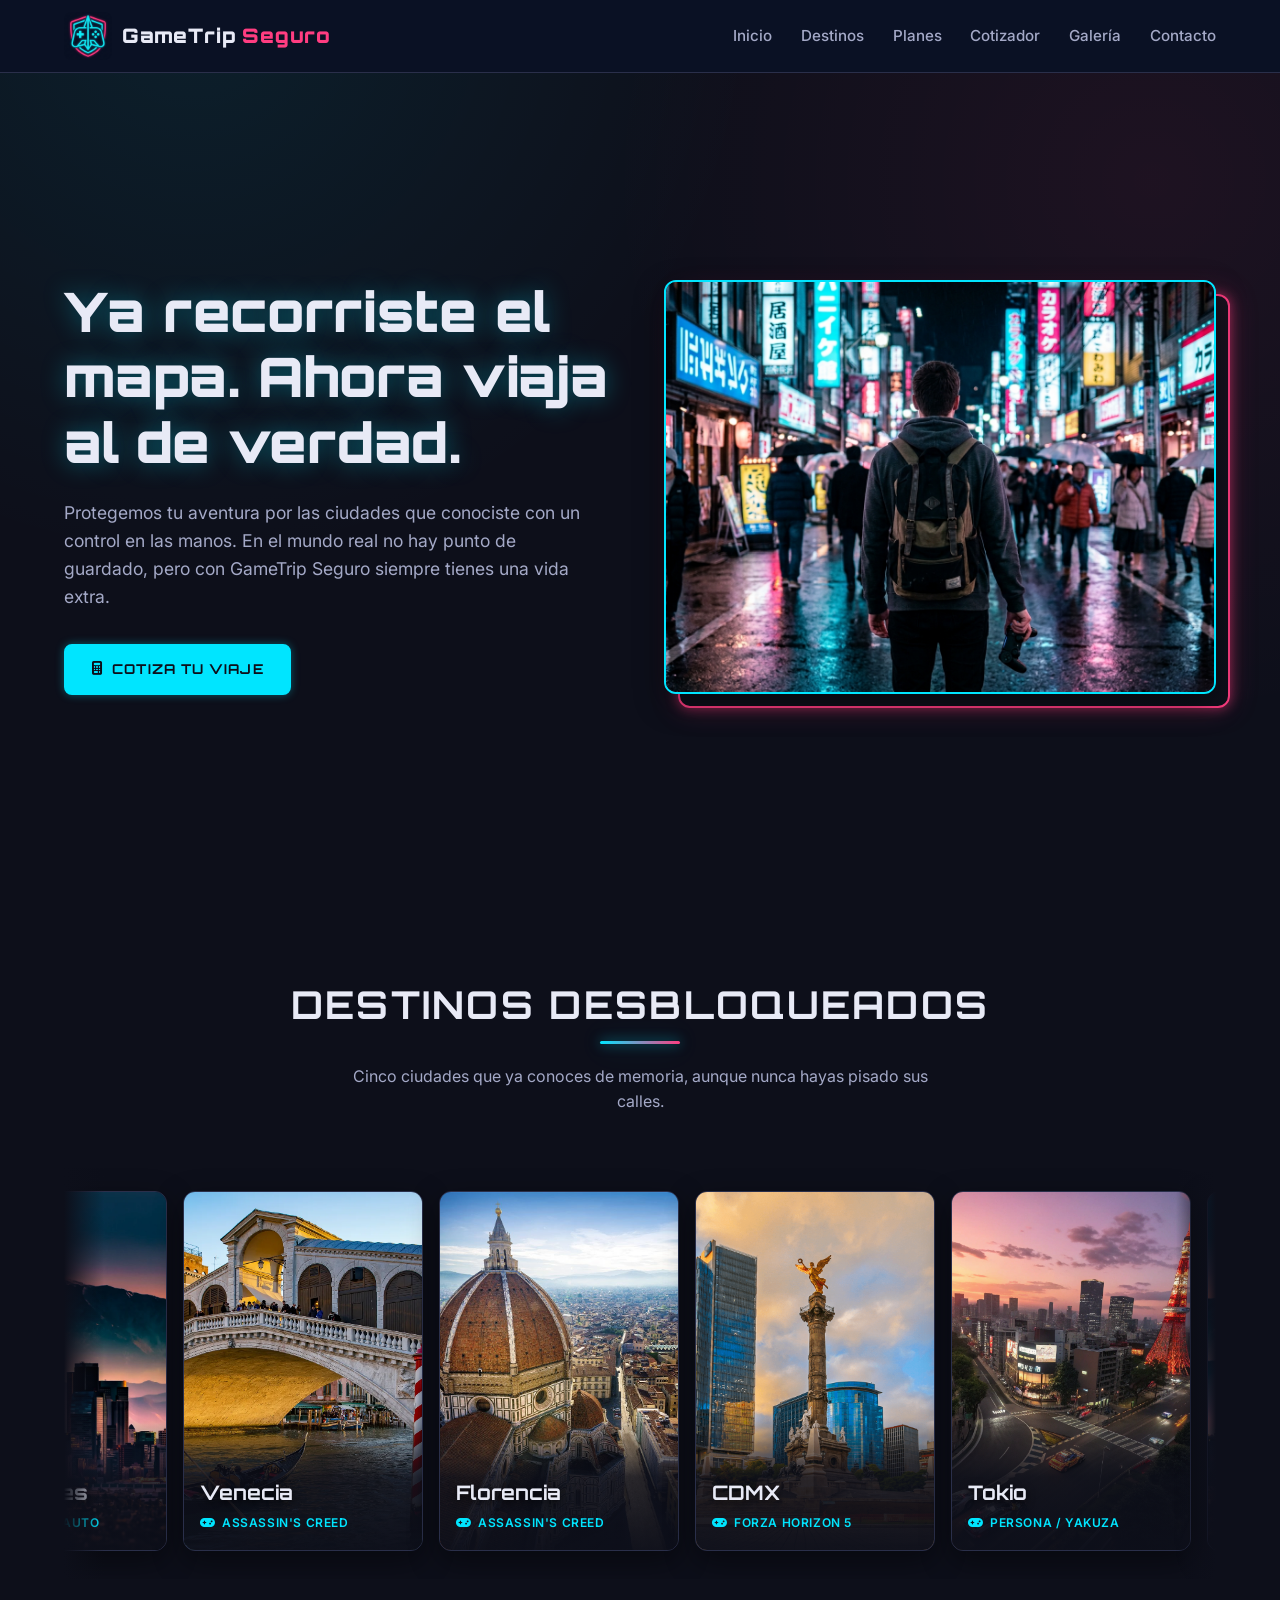
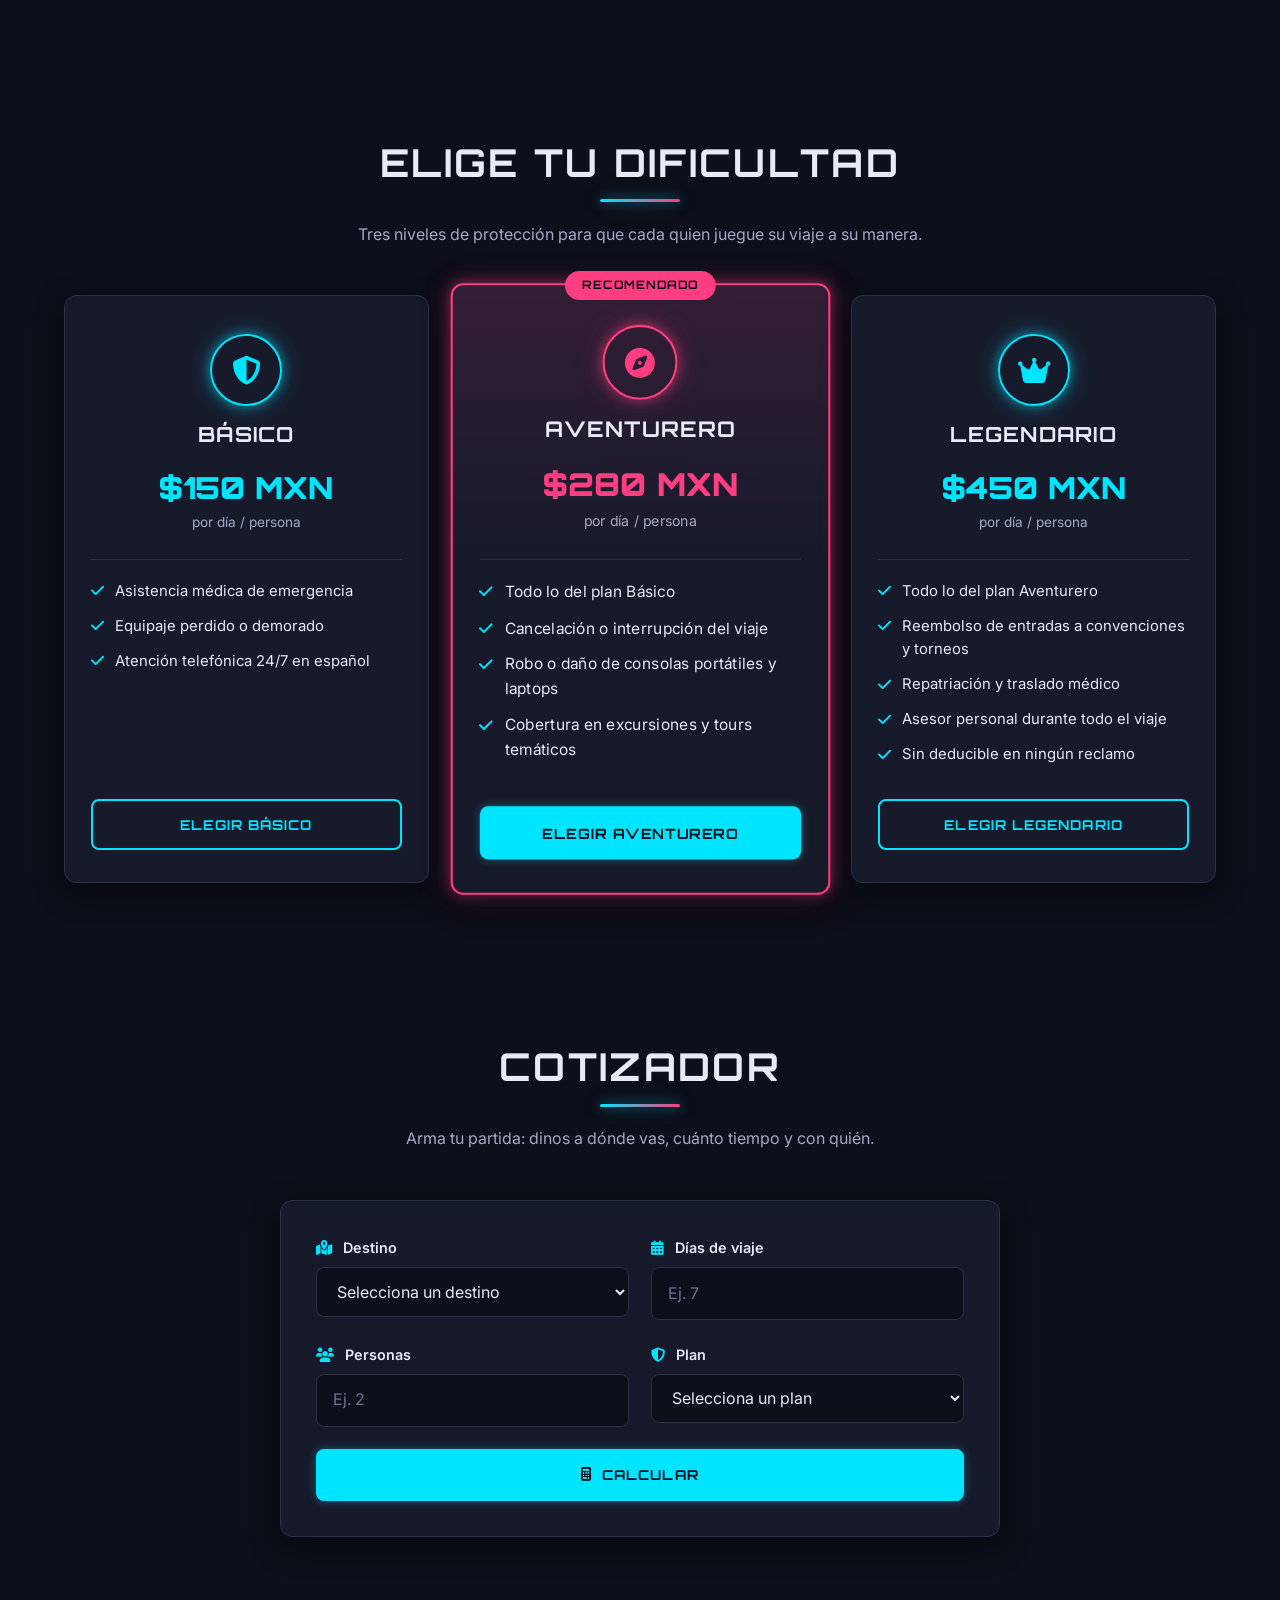
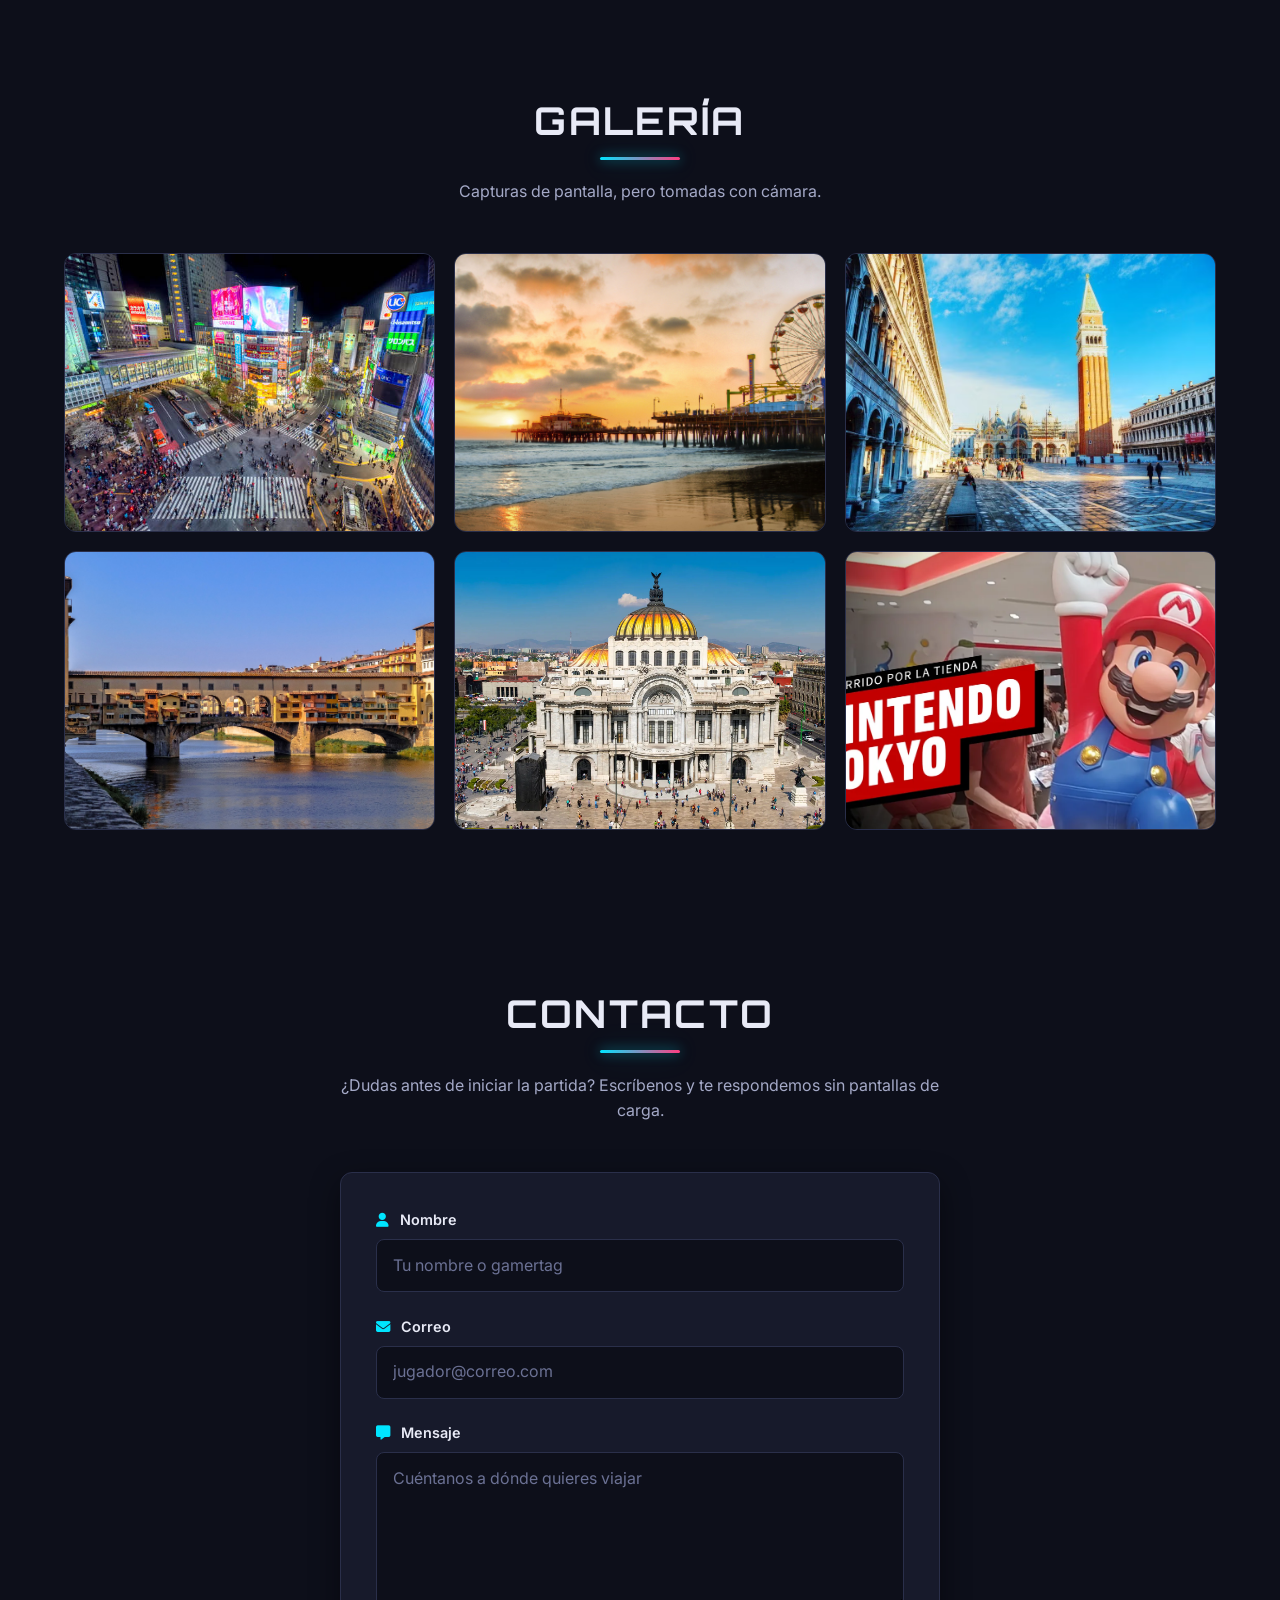
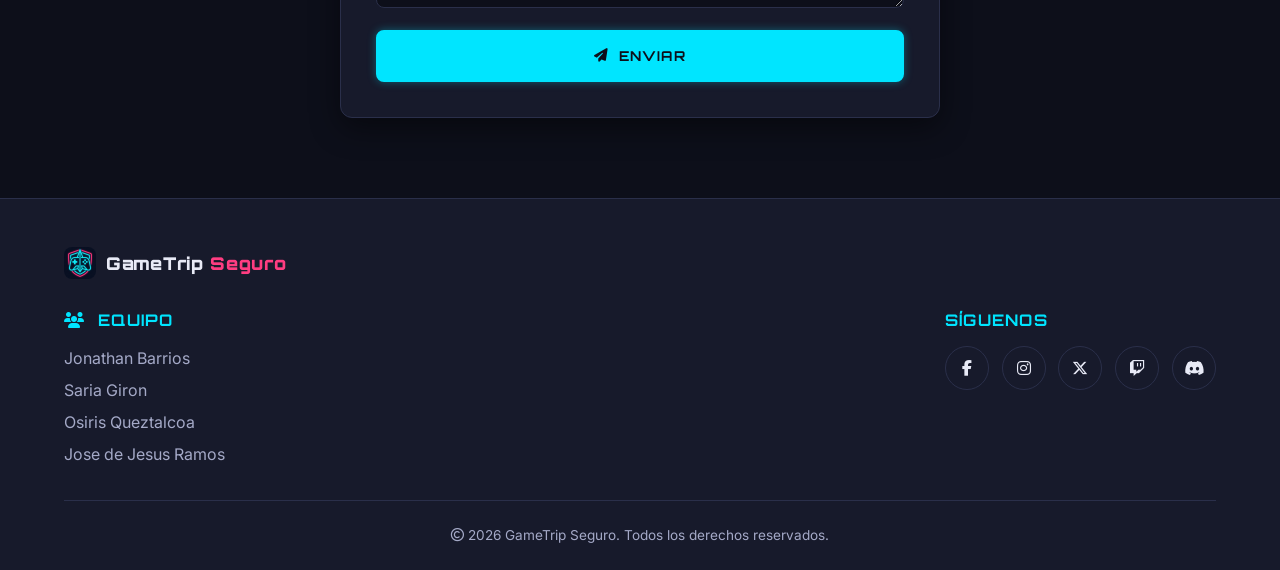
<file: index.html>
<!DOCTYPE html>
<html lang="es">
<head>
    <meta charset="UTF-8">
    <meta name="viewport" content="width=device-width, initial-scale=1.0">
    <meta name="description" content="GameTrip Seguro: seguros de viaje para gamers que visitan los destinos reales de sus videojuegos favoritos.">
    <title>GameTrip Seguro | Seguros de viaje para gamers</title>

    <link rel="icon" type="image/png" href="img/favicon.png">
    <link rel="preconnect" href="https://fonts.googleapis.com">
    <link rel="preconnect" href="https://fonts.gstatic.com" crossorigin>
    <link rel="stylesheet" href="https://fonts.googleapis.com/css2?family=Inter:wght@400;500;600&family=Orbitron:wght@500;700;900&display=swap">
    <link rel="stylesheet" href="https://cdnjs.cloudflare.com/ajax/libs/font-awesome/6.5.2/css/all.min.css">
    <link rel="stylesheet" href="css/estilos.css">
    <script src="js/app.js" defer></script>
</head>
<body>

    <!-- ===== ENCABEZADO ===== -->
    <header class="header">
        <div class="contenedor header-contenido">
            <a href="#inicio" class="logo">
                <img src="img/logo.png" alt="Logotipo de GameTrip Seguro" class="logo-img" width="48" height="48">
                <span class="logo-texto">GameTrip <span class="logo-acento">Seguro</span></span>
            </a>

            <button type="button" id="btn-menu" class="btn-menu" aria-label="Abrir menú de navegación" aria-controls="nav-principal" aria-expanded="false">
                <i class="fa-solid fa-bars" aria-hidden="true"></i>
            </button>

            <nav id="nav-principal" class="nav" aria-label="Navegación principal">
                <ul class="nav-lista">
                    <li class="nav-item"><a href="#inicio" class="nav-enlace">Inicio</a></li>
                    <li class="nav-item"><a href="#destinos" class="nav-enlace">Destinos</a></li>
                    <li class="nav-item"><a href="#planes" class="nav-enlace">Planes</a></li>
                    <li class="nav-item"><a href="#cotizador" class="nav-enlace">Cotizador</a></li>
                    <li class="nav-item"><a href="#galeria" class="nav-enlace">Galería</a></li>
                    <li class="nav-item"><a href="#contacto" class="nav-enlace">Contacto</a></li>
                </ul>
            </nav>
        </div>
    </header>

    <main>

        <!-- ===== INICIO / HERO ===== -->
        <section id="inicio" class="seccion hero">
            <div class="contenedor hero-contenido">
                <div class="hero-texto">
                    <h1 class="hero-titulo">Ya recorriste el mapa. Ahora viaja al de verdad.</h1>
                    <p class="hero-descripcion">
                        Protegemos tu aventura por las ciudades que conociste con un control en las manos.
                        En el mundo real no hay punto de guardado, pero con GameTrip Seguro siempre tienes una vida extra.
                    </p>
                    <a href="#cotizador" class="btn btn-primario">
                        <i class="fa-solid fa-calculator" aria-hidden="true"></i>
                        Cotiza tu viaje
                    </a>
                </div>
                <div class="hero-imagen">
                    <img src="img/hero.jpg" alt="Viajero con mochila y control de videojuegos contemplando una ciudad iluminada al atardecer">
                </div>
            </div>
        </section>

        <!-- ===== DESTINOS ===== -->
        <section id="destinos" class="seccion destinos">
            <div class="contenedor">
                <h2 class="seccion-titulo">Destinos desbloqueados</h2>
                <p class="seccion-subtitulo">Cinco ciudades que ya conoces de memoria, aunque nunca hayas pisado sus calles.</p>

                <div class="carrusel">
                    <button type="button" id="car-prev" class="carrusel-btn carrusel-btn-prev" aria-label="Ver destinos anteriores">
                        <i class="fa-solid fa-chevron-left" aria-hidden="true"></i>
                    </button>

                    <div class="carrusel-pista">

                        <article class="card-destino" data-destino="tokio" tabindex="0" role="button" aria-label="Ver más sobre Tokio, Persona / Yakuza">
                            <img src="img/destino-tokio.jpg" alt="Calle de Tokio de noche llena de letreros de neón" class="card-destino-imagen">
                            <div class="card-destino-info">
                                <h3 class="card-destino-lugar">Tokio</h3>
                                <span class="card-destino-juego">
                                    <i class="fa-solid fa-gamepad" aria-hidden="true"></i>
                                    Persona / Yakuza
                                </span>
                            </div>
                        </article>

                        <article class="card-destino" data-destino="los-angeles" tabindex="0" role="button" aria-label="Ver más sobre Los Ángeles, Grand Theft Auto">
                            <img src="img/destino-los-angeles.jpg" alt="Avenida de Los Ángeles con palmeras y el letrero de Hollywood al fondo" class="card-destino-imagen">
                            <div class="card-destino-info">
                                <h3 class="card-destino-lugar">Los Ángeles</h3>
                                <span class="card-destino-juego">
                                    <i class="fa-solid fa-gamepad" aria-hidden="true"></i>
                                    Grand Theft Auto
                                </span>
                            </div>
                        </article>

                        <article class="card-destino" data-destino="venecia" tabindex="0" role="button" aria-label="Ver más sobre Venecia, Assassin's Creed">
                            <img src="img/destino-venecia.jpg" alt="Canal de Venecia con góndolas y edificios históricos" class="card-destino-imagen">
                            <div class="card-destino-info">
                                <h3 class="card-destino-lugar">Venecia</h3>
                                <span class="card-destino-juego">
                                    <i class="fa-solid fa-gamepad" aria-hidden="true"></i>
                                    Assassin's Creed
                                </span>
                            </div>
                        </article>

                        <article class="card-destino" data-destino="florencia" tabindex="0" role="button" aria-label="Ver más sobre Florencia, Assassin's Creed">
                            <img src="img/destino-florencia.jpg" alt="Vista panorámica de Florencia con la cúpula de Santa María del Fiore" class="card-destino-imagen">
                            <div class="card-destino-info">
                                <h3 class="card-destino-lugar">Florencia</h3>
                                <span class="card-destino-juego">
                                    <i class="fa-solid fa-gamepad" aria-hidden="true"></i>
                                    Assassin's Creed
                                </span>
                            </div>
                        </article>

                        <article class="card-destino" data-destino="cdmx" tabindex="0" role="button" aria-label="Ver más sobre CDMX, Forza Horizon 5">
                            <img src="img/destino-cdmx.jpg" alt="Paseo de la Reforma en la Ciudad de México con el Ángel de la Independencia" class="card-destino-imagen">
                            <div class="card-destino-info">
                                <h3 class="card-destino-lugar">CDMX</h3>
                                <span class="card-destino-juego">
                                    <i class="fa-solid fa-gamepad" aria-hidden="true"></i>
                                    Forza Horizon 5
                                </span>
                            </div>
                        </article>

                    </div>

                    <button type="button" id="car-next" class="carrusel-btn carrusel-btn-next" aria-label="Ver destinos siguientes">
                        <i class="fa-solid fa-chevron-right" aria-hidden="true"></i>
                    </button>
                </div>
            </div>
        </section>

        <!-- ===== PLANES ===== -->
        <section id="planes" class="seccion planes">
            <div class="contenedor">
                <h2 class="seccion-titulo">Elige tu dificultad</h2>
                <p class="seccion-subtitulo">Tres niveles de protección para que cada quien juegue su viaje a su manera.</p>

                <div class="planes-grid">

                    <article class="card-plan">
                        <i class="fa-solid fa-shield-halved card-plan-icono" aria-hidden="true"></i>
                        <h3 class="card-plan-nombre">Básico</h3>
                        <p class="card-plan-precio">
                            <span class="card-plan-monto">$150 MXN</span>
                            <span class="card-plan-periodo">por día / persona</span>
                        </p>
                        <ul class="card-plan-coberturas">
                            <li><i class="fa-solid fa-check" aria-hidden="true"></i> Asistencia médica de emergencia</li>
                            <li><i class="fa-solid fa-check" aria-hidden="true"></i> Equipaje perdido o demorado</li>
                            <li><i class="fa-solid fa-check" aria-hidden="true"></i> Atención telefónica 24/7 en español</li>
                        </ul>
                        <a href="#cotizador" class="btn btn-secundario">Elegir Básico</a>
                    </article>

                    <article class="card-plan card-plan-destacado">
                        <i class="fa-solid fa-compass card-plan-icono" aria-hidden="true"></i>
                        <h3 class="card-plan-nombre">Aventurero</h3>
                        <p class="card-plan-precio">
                            <span class="card-plan-monto">$280 MXN</span>
                            <span class="card-plan-periodo">por día / persona</span>
                        </p>
                        <ul class="card-plan-coberturas">
                            <li><i class="fa-solid fa-check" aria-hidden="true"></i> Todo lo del plan Básico</li>
                            <li><i class="fa-solid fa-check" aria-hidden="true"></i> Cancelación o interrupción del viaje</li>
                            <li><i class="fa-solid fa-check" aria-hidden="true"></i> Robo o daño de consolas portátiles y laptops</li>
                            <li><i class="fa-solid fa-check" aria-hidden="true"></i> Cobertura en excursiones y tours temáticos</li>
                        </ul>
                        <a href="#cotizador" class="btn btn-primario">Elegir Aventurero</a>
                    </article>

                    <article class="card-plan">
                        <i class="fa-solid fa-crown card-plan-icono" aria-hidden="true"></i>
                        <h3 class="card-plan-nombre">Legendario</h3>
                        <p class="card-plan-precio">
                            <span class="card-plan-monto">$450 MXN</span>
                            <span class="card-plan-periodo">por día / persona</span>
                        </p>
                        <ul class="card-plan-coberturas">
                            <li><i class="fa-solid fa-check" aria-hidden="true"></i> Todo lo del plan Aventurero</li>
                            <li><i class="fa-solid fa-check" aria-hidden="true"></i> Reembolso de entradas a convenciones y torneos</li>
                            <li><i class="fa-solid fa-check" aria-hidden="true"></i> Repatriación y traslado médico</li>
                            <li><i class="fa-solid fa-check" aria-hidden="true"></i> Asesor personal durante todo el viaje</li>
                            <li><i class="fa-solid fa-check" aria-hidden="true"></i> Sin deducible en ningún reclamo</li>
                        </ul>
                        <a href="#cotizador" class="btn btn-secundario">Elegir Legendario</a>
                    </article>

                </div>
            </div>
        </section>

        <!-- ===== COTIZADOR ===== -->
        <section id="cotizador" class="seccion cotizador">
            <div class="contenedor">
                <h2 class="seccion-titulo">Cotizador</h2>
                <p class="seccion-subtitulo">Arma tu partida: dinos a dónde vas, cuánto tiempo y con quién.</p>

                <form id="form-cotizador" class="formulario form-cotizador">
                    <div class="campo">
                        <label for="cotizador-destino" class="campo-etiqueta">
                            <i class="fa-solid fa-map-location-dot" aria-hidden="true"></i>
                            Destino
                        </label>
                        <select id="cotizador-destino" name="destino" class="campo-control" required>
                            <option value="" selected disabled>Selecciona un destino</option>
                            <option value="tokio">Tokio (Persona / Yakuza)</option>
                            <option value="los-angeles">Los Ángeles (GTA)</option>
                            <option value="venecia">Venecia (Assassin's Creed)</option>
                            <option value="florencia">Florencia (Assassin's Creed)</option>
                            <option value="cdmx">CDMX (Forza Horizon 5)</option>
                        </select>
                    </div>

                    <div class="campo">
                        <label for="cotizador-dias" class="campo-etiqueta">
                            <i class="fa-solid fa-calendar-days" aria-hidden="true"></i>
                            Días de viaje
                        </label>
                        <input type="number" id="cotizador-dias" name="dias" class="campo-control" min="1" max="90" placeholder="Ej. 7" required>
                    </div>

                    <div class="campo">
                        <label for="cotizador-personas" class="campo-etiqueta">
                            <i class="fa-solid fa-users" aria-hidden="true"></i>
                            Personas
                        </label>
                        <input type="number" id="cotizador-personas" name="personas" class="campo-control" min="1" max="10" placeholder="Ej. 2" required>
                    </div>

                    <div class="campo">
                        <label for="cotizador-plan" class="campo-etiqueta">
                            <i class="fa-solid fa-shield-halved" aria-hidden="true"></i>
                            Plan
                        </label>
                        <select id="cotizador-plan" name="plan" class="campo-control" required>
                            <option value="" selected disabled>Selecciona un plan</option>
                            <option value="basico">Básico</option>
                            <option value="aventurero">Aventurero</option>
                            <option value="legendario">Legendario</option>
                        </select>
                    </div>

                    <button type="submit" id="btn-calcular" class="btn btn-primario">
                        <i class="fa-solid fa-calculator" aria-hidden="true"></i>
                        Calcular
                    </button>
                </form>

                <div id="resultado" class="resultado" aria-live="polite"></div>
            </div>
        </section>

        <!-- ===== GALERÍA ===== -->
        <section id="galeria" class="seccion galeria">
            <div class="contenedor">
                <h2 class="seccion-titulo">Galería</h2>
                <p class="seccion-subtitulo">Capturas de pantalla, pero tomadas con cámara.</p>

                <div class="galeria-grid">
                    <figure class="galeria-item">
                        <img src="img/galeria1.jpg" alt="Cruce peatonal de Shibuya en Tokio lleno de gente bajo pantallas luminosas" class="galeria-imagen">
                    </figure>
                    <figure class="galeria-item">
                        <img src="img/galeria2.jpg" alt="Muelle de Santa Mónica en Los Ángeles con su rueda de la fortuna al atardecer" class="galeria-imagen">
                    </figure>
                    <figure class="galeria-item">
                        <img src="img/galeria3.jpg" alt="Góndolas atracadas frente a la Plaza de San Marcos en Venecia" class="galeria-imagen">
                    </figure>
                    <figure class="galeria-item">
                        <img src="img/galeria4.jpg" alt="Ponte Vecchio sobre el río Arno en Florencia" class="galeria-imagen">
                    </figure>
                    <figure class="galeria-item">
                        <img src="img/galeria5.jpg" alt="Palacio de Bellas Artes en el centro de la Ciudad de México" class="galeria-imagen">
                    </figure>
                    <figure class="galeria-item">
                        <img src="img/galeria6.jpg" alt="Grupo de amigos viajeros con mochilas revisando un mapa en la calle" class="galeria-imagen">
                    </figure>
                </div>
            </div>
        </section>

        <!-- ===== CONTACTO ===== -->
        <section id="contacto" class="seccion contacto">
            <div class="contenedor">
                <h2 class="seccion-titulo">Contacto</h2>
                <p class="seccion-subtitulo">¿Dudas antes de iniciar la partida? Escríbenos y te respondemos sin pantallas de carga.</p>

                <form id="form-contacto" class="formulario form-contacto">
                    <div class="campo">
                        <label for="contacto-nombre" class="campo-etiqueta">
                            <i class="fa-solid fa-user" aria-hidden="true"></i>
                            Nombre
                        </label>
                        <input type="text" id="contacto-nombre" name="nombre" class="campo-control" placeholder="Tu nombre o gamertag" required>
                    </div>

                    <div class="campo">
                        <label for="contacto-correo" class="campo-etiqueta">
                            <i class="fa-solid fa-envelope" aria-hidden="true"></i>
                            Correo
                        </label>
                        <input type="email" id="contacto-correo" name="correo" class="campo-control" placeholder="jugador@correo.com" required>
                    </div>

                    <div class="campo">
                        <label for="contacto-mensaje" class="campo-etiqueta">
                            <i class="fa-solid fa-message" aria-hidden="true"></i>
                            Mensaje
                        </label>
                        <textarea id="contacto-mensaje" name="mensaje" class="campo-control" rows="5" placeholder="Cuéntanos a dónde quieres viajar" required></textarea>
                    </div>

                    <button type="submit" id="btn-enviar" class="btn btn-primario">
                        <i class="fa-solid fa-paper-plane" aria-hidden="true"></i>
                        Enviar
                    </button>
                </form>
            </div>
        </section>

    </main>

    <!-- ===== PIE DE PÁGINA ===== -->
    <footer class="footer">
        <div class="contenedor footer-contenido">
            <div class="footer-marca">
                <img src="img/logo.png" alt="Logotipo de GameTrip Seguro" class="logo-img footer-logo" width="32" height="32">
                <span class="logo-texto">GameTrip <span class="logo-acento">Seguro</span></span>
            </div>

            <div class="footer-equipo">
                <h2 class="footer-titulo">
                    <i class="fa-solid fa-users" aria-hidden="true"></i>
                    Equipo
                </h2>
                <ul class="footer-lista">
                    <li>Jonathan Barrios</li>
                    <li>Saria Giron</li>
                    <li>Osiris Queztalcoa</li>
                    <li>Jose de Jesus Ramos</li>
                </ul>
            </div>

            <div class="footer-redes">
                <h2 class="footer-titulo">Síguenos</h2>
                <ul class="redes-lista">
                    <li><a href="#" class="redes-enlace" aria-label="Facebook"><i class="fa-brands fa-facebook-f" aria-hidden="true"></i></a></li>
                    <li><a href="#" class="redes-enlace" aria-label="Instagram"><i class="fa-brands fa-instagram" aria-hidden="true"></i></a></li>
                    <li><a href="#" class="redes-enlace" aria-label="X"><i class="fa-brands fa-x-twitter" aria-hidden="true"></i></a></li>
                    <li><a href="#" class="redes-enlace" aria-label="Twitch"><i class="fa-brands fa-twitch" aria-hidden="true"></i></a></li>
                    <li><a href="#" class="redes-enlace" aria-label="Discord"><i class="fa-brands fa-discord" aria-hidden="true"></i></a></li>
                </ul>
            </div>

            <p class="footer-derechos">
                <i class="fa-regular fa-copyright" aria-hidden="true"></i>
                2026 GameTrip Seguro. Todos los derechos reservados.
            </p>
        </div>
    </footer>

    <!-- ===== MODAL (se llena con JavaScript) ===== -->
    <div id="modal" class="modal" role="dialog" aria-modal="true" aria-hidden="true">
        <div class="modal-contenido">
            <button type="button" id="btn-cerrar-modal" class="modal-cerrar" aria-label="Cerrar ventana">
                <i class="fa-solid fa-xmark" aria-hidden="true"></i>
            </button>
            <div id="modal-cuerpo" class="modal-cuerpo"></div>
        </div>
    </div>

</body>
</html>
</file>
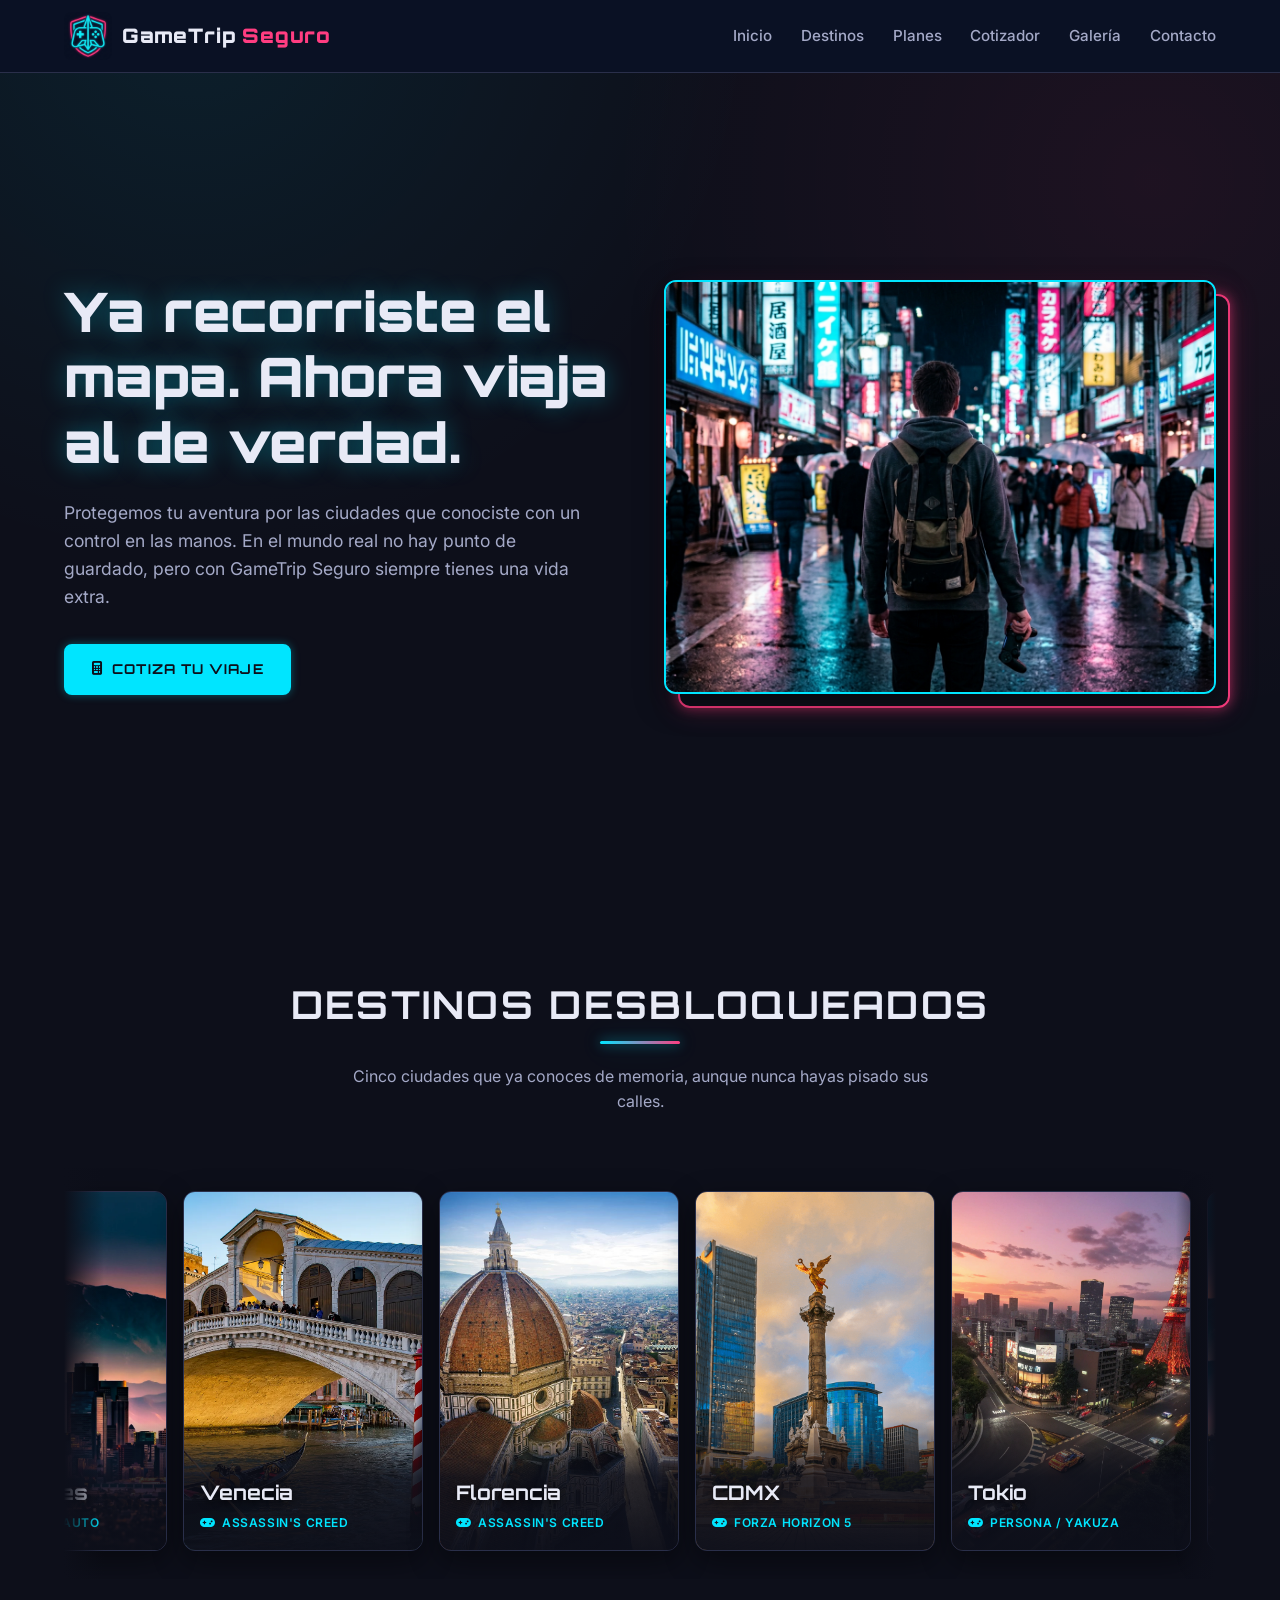
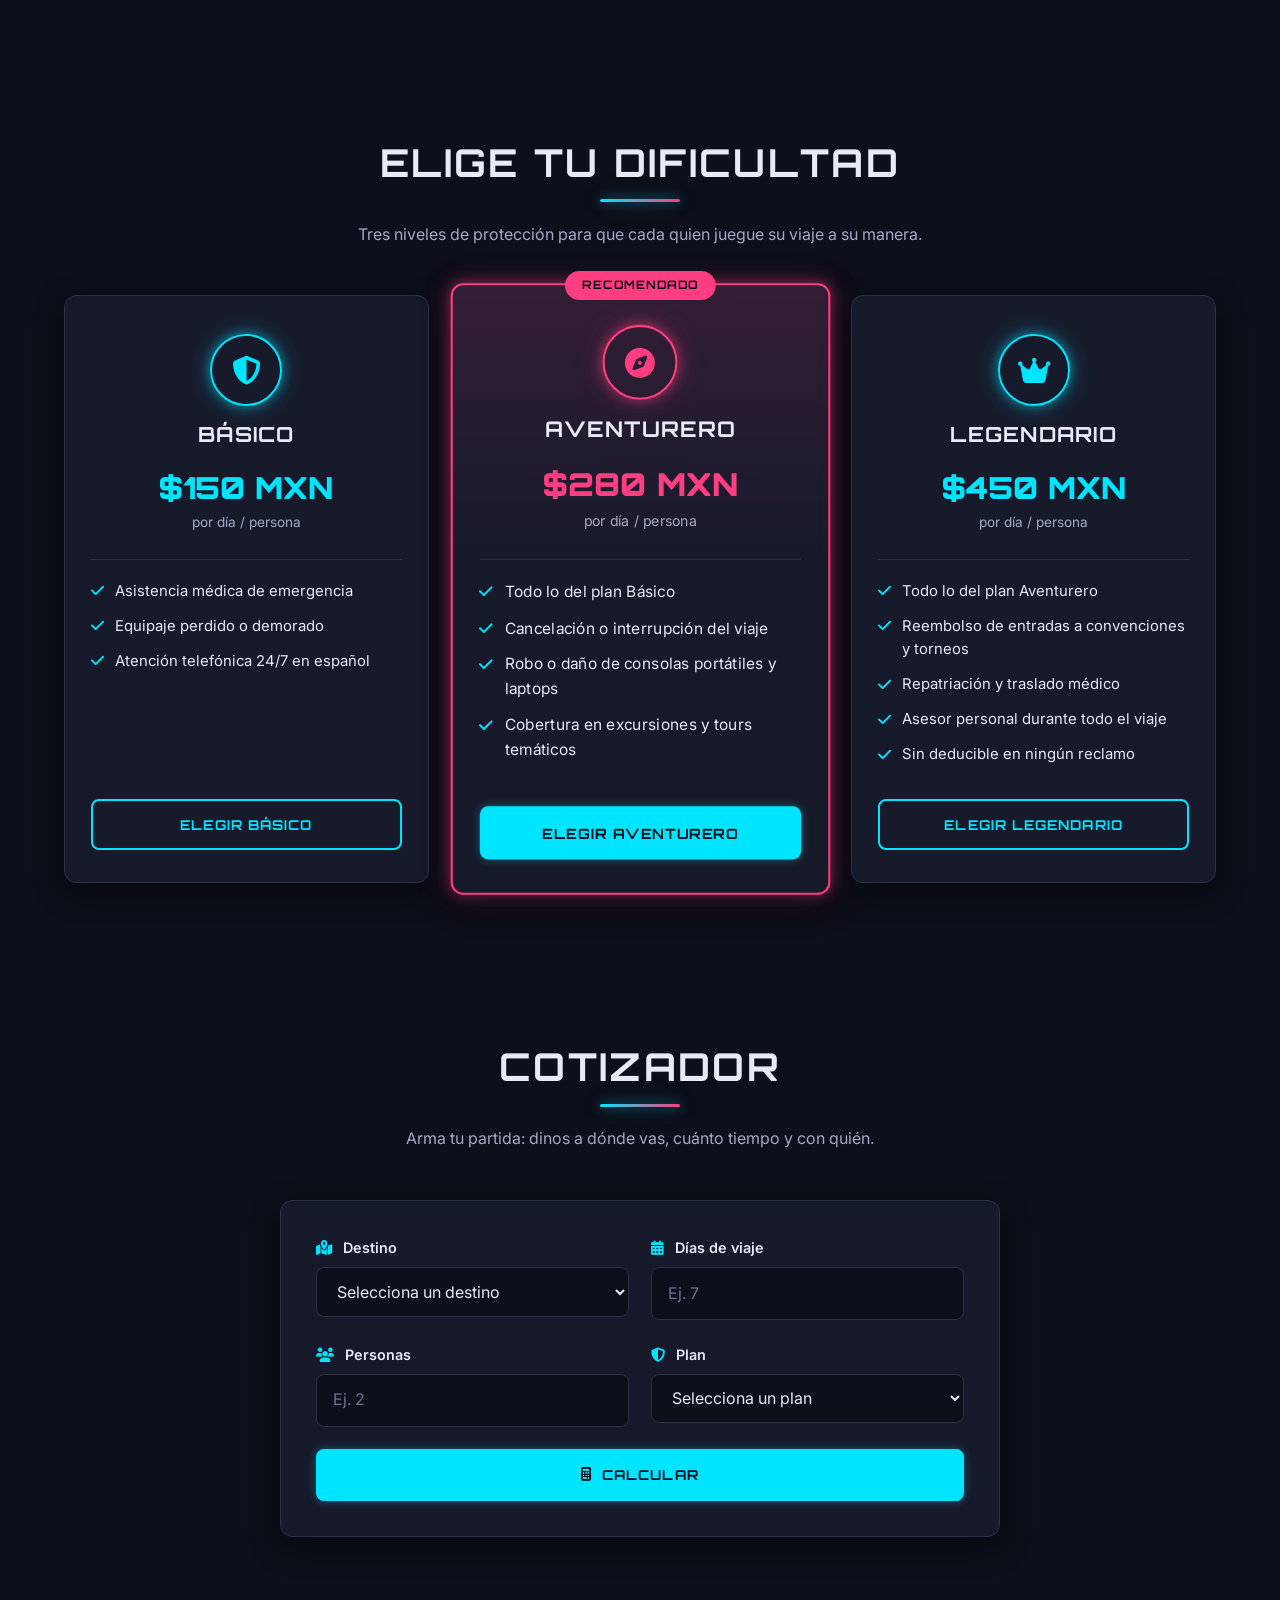
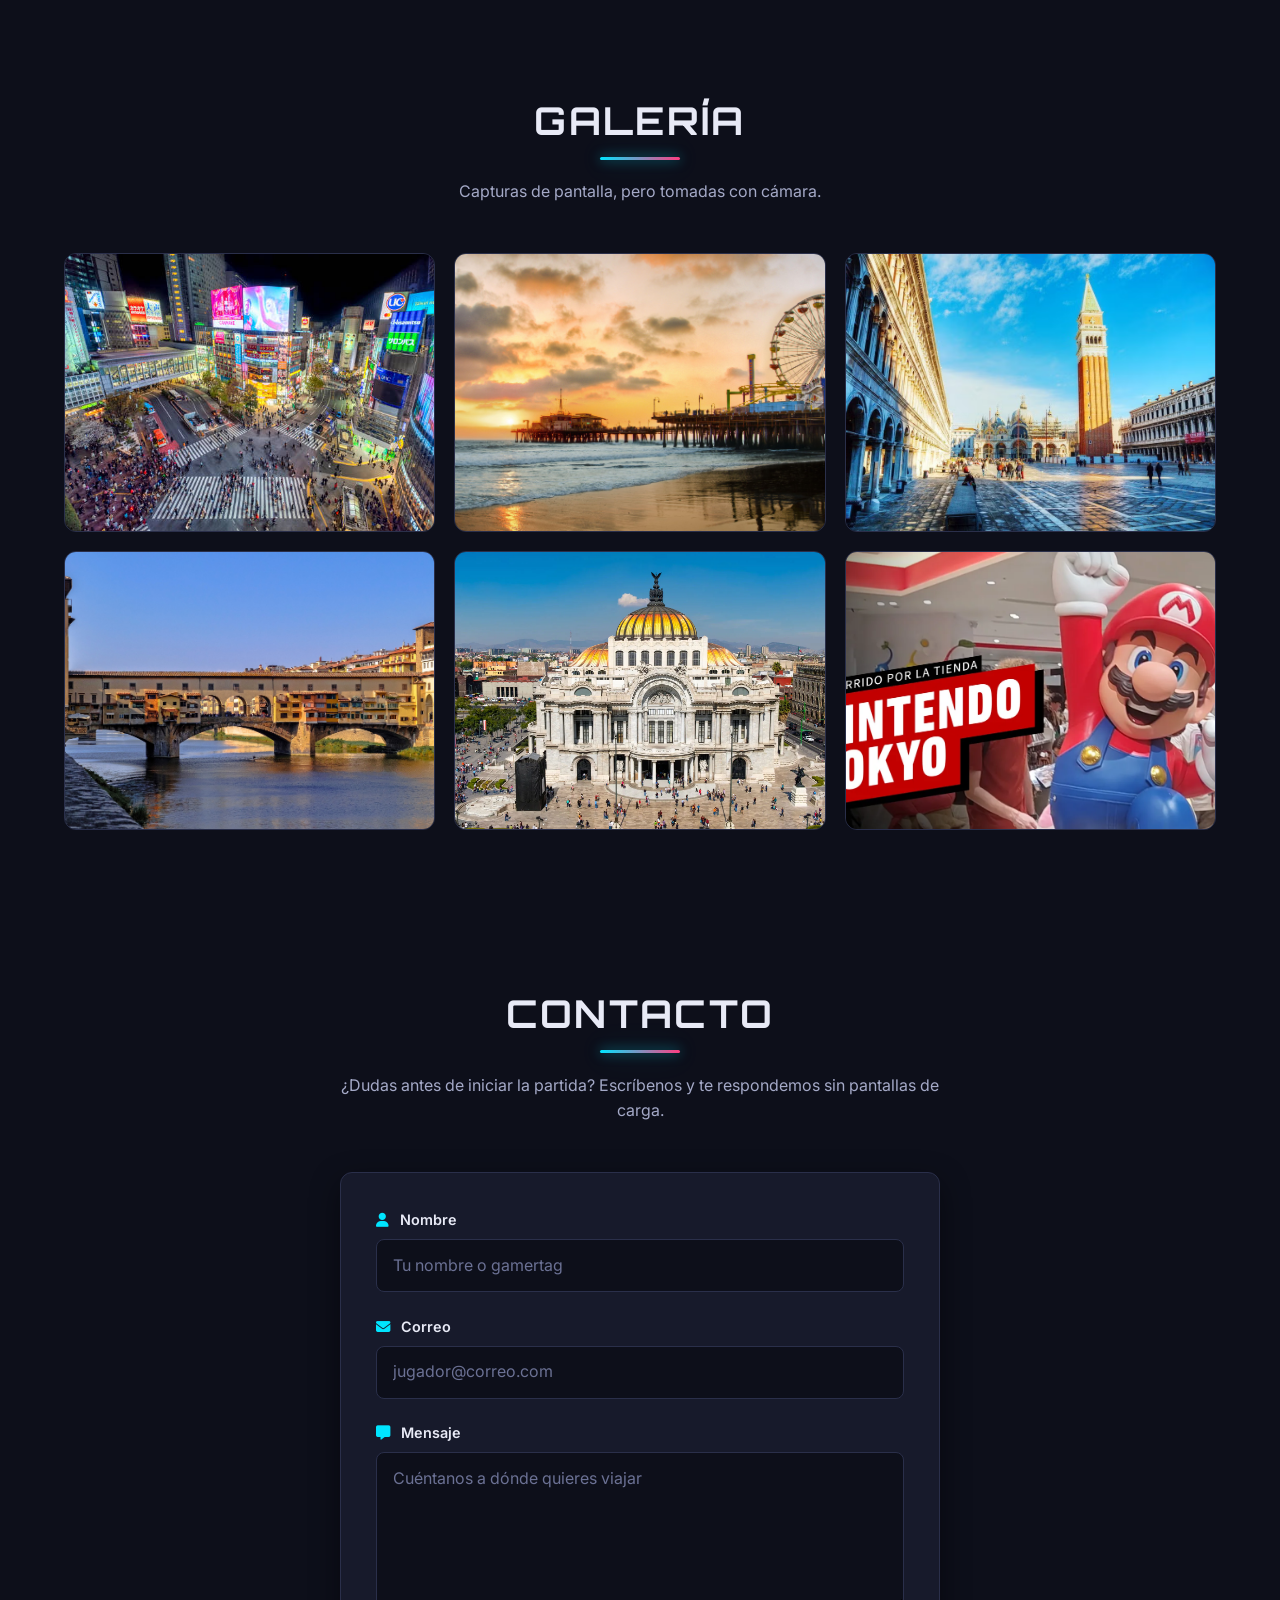
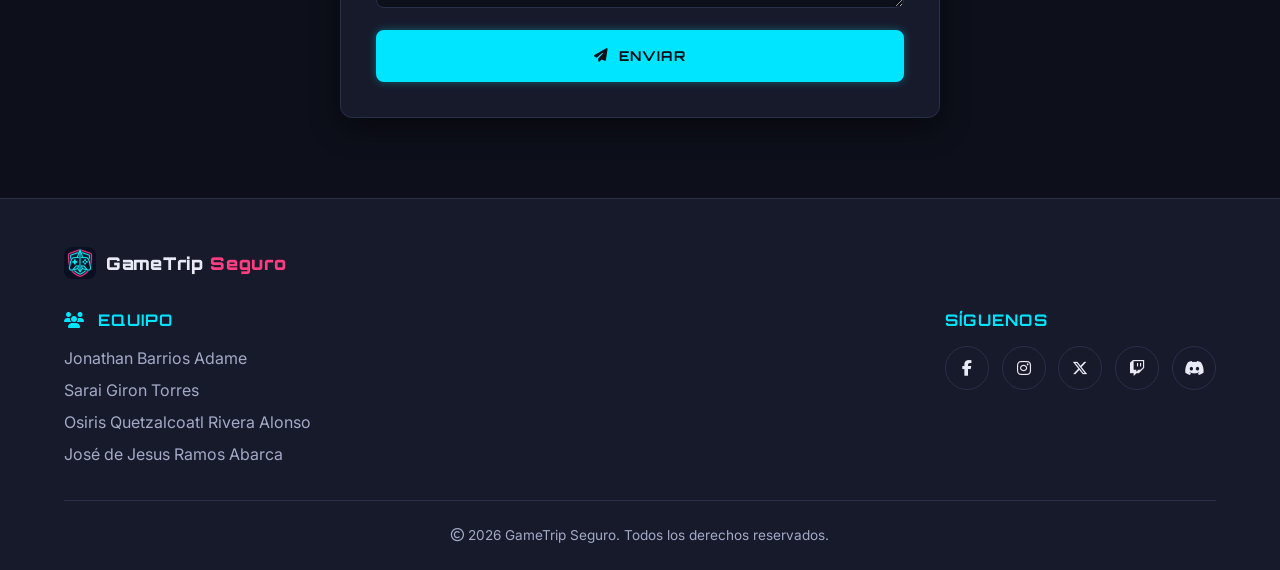
<file: act2/index.html>
<!DOCTYPE html>
<html lang="es">
<head>
    <meta charset="UTF-8">
    <meta name="viewport" content="width=device-width, initial-scale=1.0">
    <meta name="description" content="GameTrip Seguro: seguros de viaje para gamers que visitan los destinos reales de sus videojuegos favoritos.">
    <title>GameTrip Seguro | Seguros de viaje para gamers</title>

    <link rel="icon" type="image/png" href="img/favicon.png">
    <link rel="preconnect" href="https://fonts.googleapis.com">
    <link rel="preconnect" href="https://fonts.gstatic.com" crossorigin>
    <link rel="stylesheet" href="https://fonts.googleapis.com/css2?family=Inter:wght@400;500;600&family=Orbitron:wght@500;700;900&display=swap">
    <link rel="stylesheet" href="https://cdnjs.cloudflare.com/ajax/libs/font-awesome/6.5.2/css/all.min.css">
    <link rel="stylesheet" href="css/estilos.css">
    <script src="js/app.js" defer></script>
</head>
<body>

    <!-- ===== ENCABEZADO ===== -->
    <header class="header">
        <div class="contenedor header-contenido">
            <a href="#inicio" class="logo">
                <img src="img/logo.png" alt="Logotipo de GameTrip Seguro" class="logo-img" width="48" height="48">
                <span class="logo-texto">GameTrip <span class="logo-acento">Seguro</span></span>
            </a>

            <button type="button" id="btn-menu" class="btn-menu" aria-label="Abrir menú de navegación" aria-controls="nav-principal" aria-expanded="false">
                <i class="fa-solid fa-bars" aria-hidden="true"></i>
            </button>

            <nav id="nav-principal" class="nav" aria-label="Navegación principal">
                <ul class="nav-lista">
                    <li class="nav-item"><a href="#inicio" class="nav-enlace">Inicio</a></li>
                    <li class="nav-item"><a href="#destinos" class="nav-enlace">Destinos</a></li>
                    <li class="nav-item"><a href="#planes" class="nav-enlace">Planes</a></li>
                    <li class="nav-item"><a href="#cotizador" class="nav-enlace">Cotizador</a></li>
                    <li class="nav-item"><a href="#galeria" class="nav-enlace">Galería</a></li>
                    <li class="nav-item"><a href="#contacto" class="nav-enlace">Contacto</a></li>
                </ul>
            </nav>
        </div>
    </header>

    <main>

        <!-- ===== INICIO / HERO ===== -->
        <section id="inicio" class="seccion hero">
            <div class="contenedor hero-contenido">
                <div class="hero-texto">
                    <h1 class="hero-titulo">Ya recorriste el mapa. Ahora viaja al de verdad.</h1>
                    <p class="hero-descripcion">
                        Protegemos tu aventura por las ciudades que conociste con un control en las manos.
                        En el mundo real no hay punto de guardado, pero con GameTrip Seguro siempre tienes una vida extra.
                    </p>
                    <a href="#cotizador" class="btn btn-primario">
                        <i class="fa-solid fa-calculator" aria-hidden="true"></i>
                        Cotiza tu viaje
                    </a>
                </div>
                <div class="hero-imagen">
                    <img src="img/hero.jpg" alt="Viajero con mochila y control de videojuegos contemplando una ciudad iluminada al atardecer">
                </div>
            </div>
        </section>

        <!-- ===== DESTINOS ===== -->
        <section id="destinos" class="seccion destinos">
            <div class="contenedor">
                <h2 class="seccion-titulo">Destinos desbloqueados</h2>
                <p class="seccion-subtitulo">Cinco ciudades que ya conoces de memoria, aunque nunca hayas pisado sus calles.</p>

                <div class="carrusel">
                    <button type="button" id="car-prev" class="carrusel-btn carrusel-btn-prev" aria-label="Ver destinos anteriores">
                        <i class="fa-solid fa-chevron-left" aria-hidden="true"></i>
                    </button>

                    <div class="carrusel-pista">

                        <article class="card-destino" data-destino="tokio" tabindex="0" role="button" aria-label="Ver más sobre Tokio, Persona / Yakuza">
                            <img src="img/destino-tokio.jpg" alt="Calle de Tokio de noche llena de letreros de neón" class="card-destino-imagen">
                            <div class="card-destino-info">
                                <h3 class="card-destino-lugar">Tokio</h3>
                                <span class="card-destino-juego">
                                    <i class="fa-solid fa-gamepad" aria-hidden="true"></i>
                                    Persona / Yakuza
                                </span>
                            </div>
                        </article>

                        <article class="card-destino" data-destino="los-angeles" tabindex="0" role="button" aria-label="Ver más sobre Los Ángeles, Grand Theft Auto">
                            <img src="img/destino-los-angeles.jpg" alt="Avenida de Los Ángeles con palmeras y el letrero de Hollywood al fondo" class="card-destino-imagen">
                            <div class="card-destino-info">
                                <h3 class="card-destino-lugar">Los Ángeles</h3>
                                <span class="card-destino-juego">
                                    <i class="fa-solid fa-gamepad" aria-hidden="true"></i>
                                    Grand Theft Auto
                                </span>
                            </div>
                        </article>

                        <article class="card-destino" data-destino="venecia" tabindex="0" role="button" aria-label="Ver más sobre Venecia, Assassin's Creed">
                            <img src="img/destino-venecia.jpg" alt="Canal de Venecia con góndolas y edificios históricos" class="card-destino-imagen">
                            <div class="card-destino-info">
                                <h3 class="card-destino-lugar">Venecia</h3>
                                <span class="card-destino-juego">
                                    <i class="fa-solid fa-gamepad" aria-hidden="true"></i>
                                    Assassin's Creed
                                </span>
                            </div>
                        </article>

                        <article class="card-destino" data-destino="florencia" tabindex="0" role="button" aria-label="Ver más sobre Florencia, Assassin's Creed">
                            <img src="img/destino-florencia.jpg" alt="Vista panorámica de Florencia con la cúpula de Santa María del Fiore" class="card-destino-imagen">
                            <div class="card-destino-info">
                                <h3 class="card-destino-lugar">Florencia</h3>
                                <span class="card-destino-juego">
                                    <i class="fa-solid fa-gamepad" aria-hidden="true"></i>
                                    Assassin's Creed
                                </span>
                            </div>
                        </article>

                        <article class="card-destino" data-destino="cdmx" tabindex="0" role="button" aria-label="Ver más sobre CDMX, Forza Horizon 5">
                            <img src="img/destino-cdmx.jpg" alt="Paseo de la Reforma en la Ciudad de México con el Ángel de la Independencia" class="card-destino-imagen">
                            <div class="card-destino-info">
                                <h3 class="card-destino-lugar">CDMX</h3>
                                <span class="card-destino-juego">
                                    <i class="fa-solid fa-gamepad" aria-hidden="true"></i>
                                    Forza Horizon 5
                                </span>
                            </div>
                        </article>

                    </div>

                    <button type="button" id="car-next" class="carrusel-btn carrusel-btn-next" aria-label="Ver destinos siguientes">
                        <i class="fa-solid fa-chevron-right" aria-hidden="true"></i>
                    </button>
                </div>
            </div>
        </section>

        <!-- ===== PLANES ===== -->
        <section id="planes" class="seccion planes">
            <div class="contenedor">
                <h2 class="seccion-titulo">Elige tu dificultad</h2>
                <p class="seccion-subtitulo">Tres niveles de protección para que cada quien juegue su viaje a su manera.</p>

                <div class="planes-grid">

                    <article class="card-plan">
                        <i class="fa-solid fa-shield-halved card-plan-icono" aria-hidden="true"></i>
                        <h3 class="card-plan-nombre">Básico</h3>
                        <p class="card-plan-precio">
                            <span class="card-plan-monto">$150 MXN</span>
                            <span class="card-plan-periodo">por día / persona</span>
                        </p>
                        <ul class="card-plan-coberturas">
                            <li><i class="fa-solid fa-check" aria-hidden="true"></i> Asistencia médica de emergencia</li>
                            <li><i class="fa-solid fa-check" aria-hidden="true"></i> Equipaje perdido o demorado</li>
                            <li><i class="fa-solid fa-check" aria-hidden="true"></i> Atención telefónica 24/7 en español</li>
                        </ul>
                        <a href="#cotizador" class="btn btn-secundario">Elegir Básico</a>
                    </article>

                    <article class="card-plan card-plan-destacado">
                        <i class="fa-solid fa-compass card-plan-icono" aria-hidden="true"></i>
                        <h3 class="card-plan-nombre">Aventurero</h3>
                        <p class="card-plan-precio">
                            <span class="card-plan-monto">$280 MXN</span>
                            <span class="card-plan-periodo">por día / persona</span>
                        </p>
                        <ul class="card-plan-coberturas">
                            <li><i class="fa-solid fa-check" aria-hidden="true"></i> Todo lo del plan Básico</li>
                            <li><i class="fa-solid fa-check" aria-hidden="true"></i> Cancelación o interrupción del viaje</li>
                            <li><i class="fa-solid fa-check" aria-hidden="true"></i> Robo o daño de consolas portátiles y laptops</li>
                            <li><i class="fa-solid fa-check" aria-hidden="true"></i> Cobertura en excursiones y tours temáticos</li>
                        </ul>
                        <a href="#cotizador" class="btn btn-primario">Elegir Aventurero</a>
                    </article>

                    <article class="card-plan">
                        <i class="fa-solid fa-crown card-plan-icono" aria-hidden="true"></i>
                        <h3 class="card-plan-nombre">Legendario</h3>
                        <p class="card-plan-precio">
                            <span class="card-plan-monto">$450 MXN</span>
                            <span class="card-plan-periodo">por día / persona</span>
                        </p>
                        <ul class="card-plan-coberturas">
                            <li><i class="fa-solid fa-check" aria-hidden="true"></i> Todo lo del plan Aventurero</li>
                            <li><i class="fa-solid fa-check" aria-hidden="true"></i> Reembolso de entradas a convenciones y torneos</li>
                            <li><i class="fa-solid fa-check" aria-hidden="true"></i> Repatriación y traslado médico</li>
                            <li><i class="fa-solid fa-check" aria-hidden="true"></i> Asesor personal durante todo el viaje</li>
                            <li><i class="fa-solid fa-check" aria-hidden="true"></i> Sin deducible en ningún reclamo</li>
                        </ul>
                        <a href="#cotizador" class="btn btn-secundario">Elegir Legendario</a>
                    </article>

                </div>
            </div>
        </section>

        <!-- ===== COTIZADOR ===== -->
        <section id="cotizador" class="seccion cotizador">
            <div class="contenedor">
                <h2 class="seccion-titulo">Cotizador</h2>
                <p class="seccion-subtitulo">Arma tu partida: dinos a dónde vas, cuánto tiempo y con quién.</p>

                <form id="form-cotizador" class="formulario form-cotizador">
                    <div class="campo">
                        <label for="cotizador-destino" class="campo-etiqueta">
                            <i class="fa-solid fa-map-location-dot" aria-hidden="true"></i>
                            Destino
                        </label>
                        <select id="cotizador-destino" name="destino" class="campo-control" required>
                            <option value="" selected disabled>Selecciona un destino</option>
                            <option value="tokio">Tokio (Persona / Yakuza)</option>
                            <option value="los-angeles">Los Ángeles (GTA)</option>
                            <option value="venecia">Venecia (Assassin's Creed)</option>
                            <option value="florencia">Florencia (Assassin's Creed)</option>
                            <option value="cdmx">CDMX (Forza Horizon 5)</option>
                        </select>
                    </div>

                    <div class="campo">
                        <label for="cotizador-dias" class="campo-etiqueta">
                            <i class="fa-solid fa-calendar-days" aria-hidden="true"></i>
                            Días de viaje
                        </label>
                        <input type="number" id="cotizador-dias" name="dias" class="campo-control" min="1" max="90" placeholder="Ej. 7" required>
                    </div>

                    <div class="campo">
                        <label for="cotizador-personas" class="campo-etiqueta">
                            <i class="fa-solid fa-users" aria-hidden="true"></i>
                            Personas
                        </label>
                        <input type="number" id="cotizador-personas" name="personas" class="campo-control" min="1" max="10" placeholder="Ej. 2" required>
                    </div>

                    <div class="campo">
                        <label for="cotizador-plan" class="campo-etiqueta">
                            <i class="fa-solid fa-shield-halved" aria-hidden="true"></i>
                            Plan
                        </label>
                        <select id="cotizador-plan" name="plan" class="campo-control" required>
                            <option value="" selected disabled>Selecciona un plan</option>
                            <option value="basico">Básico</option>
                            <option value="aventurero">Aventurero</option>
                            <option value="legendario">Legendario</option>
                        </select>
                    </div>

                    <button type="submit" id="btn-calcular" class="btn btn-primario">
                        <i class="fa-solid fa-calculator" aria-hidden="true"></i>
                        Calcular
                    </button>
                </form>

                <div id="resultado" class="resultado" aria-live="polite"></div>
            </div>
        </section>

        <!-- ===== GALERÍA ===== -->
        <section id="galeria" class="seccion galeria">
            <div class="contenedor">
                <h2 class="seccion-titulo">Galería</h2>
                <p class="seccion-subtitulo">Capturas de pantalla, pero tomadas con cámara.</p>

                <div class="galeria-grid">
                    <figure class="galeria-item">
                        <img src="img/galeria1.jpg" alt="Cruce peatonal de Shibuya en Tokio lleno de gente bajo pantallas luminosas" class="galeria-imagen">
                    </figure>
                    <figure class="galeria-item">
                        <img src="img/galeria2.jpg" alt="Muelle de Santa Mónica en Los Ángeles con su rueda de la fortuna al atardecer" class="galeria-imagen">
                    </figure>
                    <figure class="galeria-item">
                        <img src="img/galeria3.jpg" alt="Góndolas atracadas frente a la Plaza de San Marcos en Venecia" class="galeria-imagen">
                    </figure>
                    <figure class="galeria-item">
                        <img src="img/galeria4.jpg" alt="Ponte Vecchio sobre el río Arno en Florencia" class="galeria-imagen">
                    </figure>
                    <figure class="galeria-item">
                        <img src="img/galeria5.jpg" alt="Palacio de Bellas Artes en el centro de la Ciudad de México" class="galeria-imagen">
                    </figure>
                    <figure class="galeria-item">
                        <img src="img/galeria6.jpg" alt="Grupo de amigos viajeros con mochilas revisando un mapa en la calle" class="galeria-imagen">
                    </figure>
                </div>
            </div>
        </section>

        <!-- ===== CONTACTO ===== -->
        <section id="contacto" class="seccion contacto">
            <div class="contenedor">
                <h2 class="seccion-titulo">Contacto</h2>
                <p class="seccion-subtitulo">¿Dudas antes de iniciar la partida? Escríbenos y te respondemos sin pantallas de carga.</p>

                <form id="form-contacto" class="formulario form-contacto">
                    <div class="campo">
                        <label for="contacto-nombre" class="campo-etiqueta">
                            <i class="fa-solid fa-user" aria-hidden="true"></i>
                            Nombre
                        </label>
                        <input type="text" id="contacto-nombre" name="nombre" class="campo-control" placeholder="Tu nombre o gamertag" required>
                    </div>

                    <div class="campo">
                        <label for="contacto-correo" class="campo-etiqueta">
                            <i class="fa-solid fa-envelope" aria-hidden="true"></i>
                            Correo
                        </label>
                        <input type="email" id="contacto-correo" name="correo" class="campo-control" placeholder="jugador@correo.com" required>
                    </div>

                    <div class="campo">
                        <label for="contacto-mensaje" class="campo-etiqueta">
                            <i class="fa-solid fa-message" aria-hidden="true"></i>
                            Mensaje
                        </label>
                        <textarea id="contacto-mensaje" name="mensaje" class="campo-control" rows="5" placeholder="Cuéntanos a dónde quieres viajar" required></textarea>
                    </div>

                    <button type="submit" id="btn-enviar" class="btn btn-primario">
                        <i class="fa-solid fa-paper-plane" aria-hidden="true"></i>
                        Enviar
                    </button>
                </form>
            </div>
        </section>

    </main>

    <!-- ===== PIE DE PÁGINA ===== -->
    <footer class="footer">
        <div class="contenedor footer-contenido">
            <div class="footer-marca">
                <img src="img/logo.png" alt="Logotipo de GameTrip Seguro" class="logo-img footer-logo" width="32" height="32">
                <span class="logo-texto">GameTrip <span class="logo-acento">Seguro</span></span>
            </div>

            <div class="footer-equipo">
                <h2 class="footer-titulo">
                    <i class="fa-solid fa-users" aria-hidden="true"></i>
                    Equipo
                </h2>
                <ul class="footer-lista">
                    <li>Jonathan Barrios Adame</li>
                    <li>Sarai Giron Torres</li>
                    <li>Osiris Quetzalcoatl Rivera Alonso</li>
                    <li>José de Jesus Ramos Abarca</li>
                </ul>
            </div>

            <div class="footer-redes">
                <h2 class="footer-titulo">Síguenos</h2>
                <ul class="redes-lista">
                    <li><a href="#" class="redes-enlace" aria-label="Facebook"><i class="fa-brands fa-facebook-f" aria-hidden="true"></i></a></li>
                    <li><a href="#" class="redes-enlace" aria-label="Instagram"><i class="fa-brands fa-instagram" aria-hidden="true"></i></a></li>
                    <li><a href="#" class="redes-enlace" aria-label="X"><i class="fa-brands fa-x-twitter" aria-hidden="true"></i></a></li>
                    <li><a href="#" class="redes-enlace" aria-label="Twitch"><i class="fa-brands fa-twitch" aria-hidden="true"></i></a></li>
                    <li><a href="#" class="redes-enlace" aria-label="Discord"><i class="fa-brands fa-discord" aria-hidden="true"></i></a></li>
                </ul>
            </div>

            <p class="footer-derechos">
                <i class="fa-regular fa-copyright" aria-hidden="true"></i>
                2026 GameTrip Seguro. Todos los derechos reservados.
            </p>
        </div>
    </footer>

    <!-- ===== MODAL (se llena con JavaScript) ===== -->
    <div id="modal" class="modal" role="dialog" aria-modal="true" aria-hidden="true">
        <div class="modal-contenido">
            <button type="button" id="btn-cerrar-modal" class="modal-cerrar" aria-label="Cerrar ventana">
                <i class="fa-solid fa-xmark" aria-hidden="true"></i>
            </button>
            <div id="modal-cuerpo" class="modal-cuerpo"></div>
        </div>
    </div>

</body>
</html>
</file>
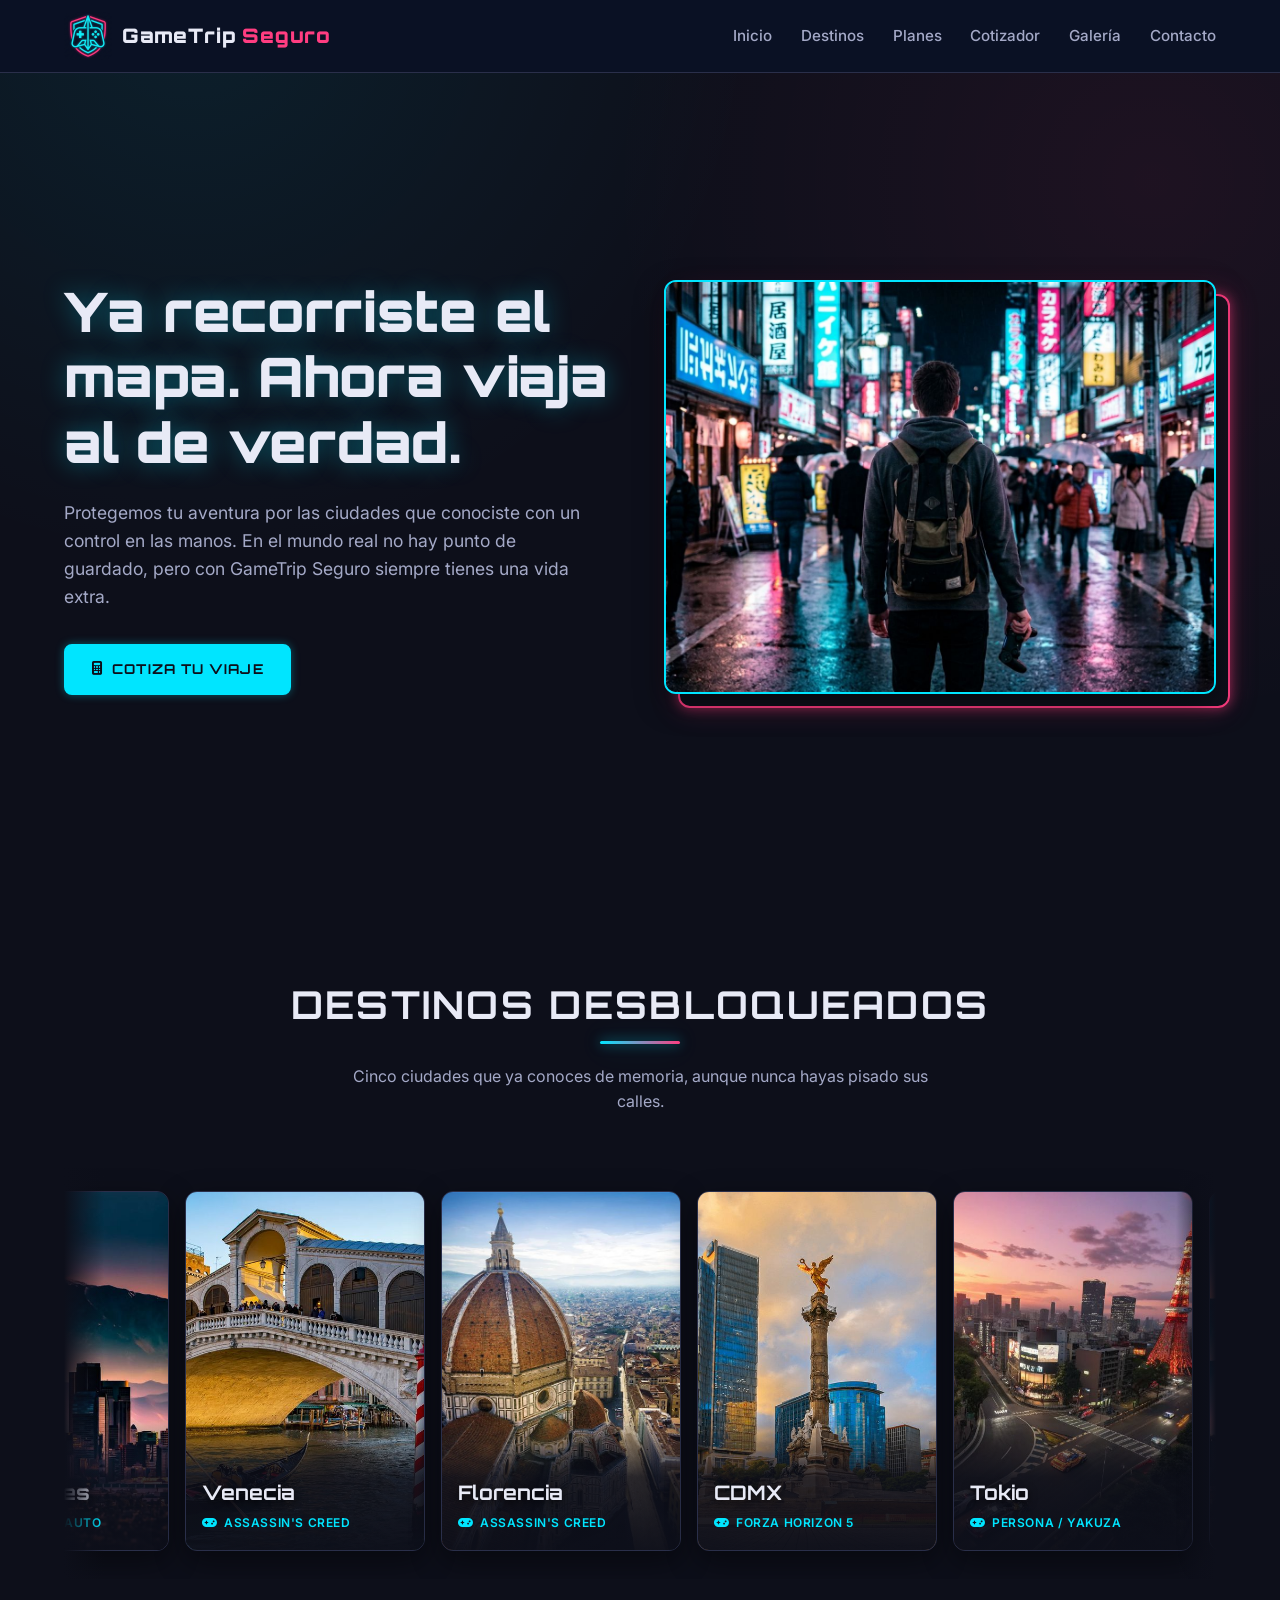
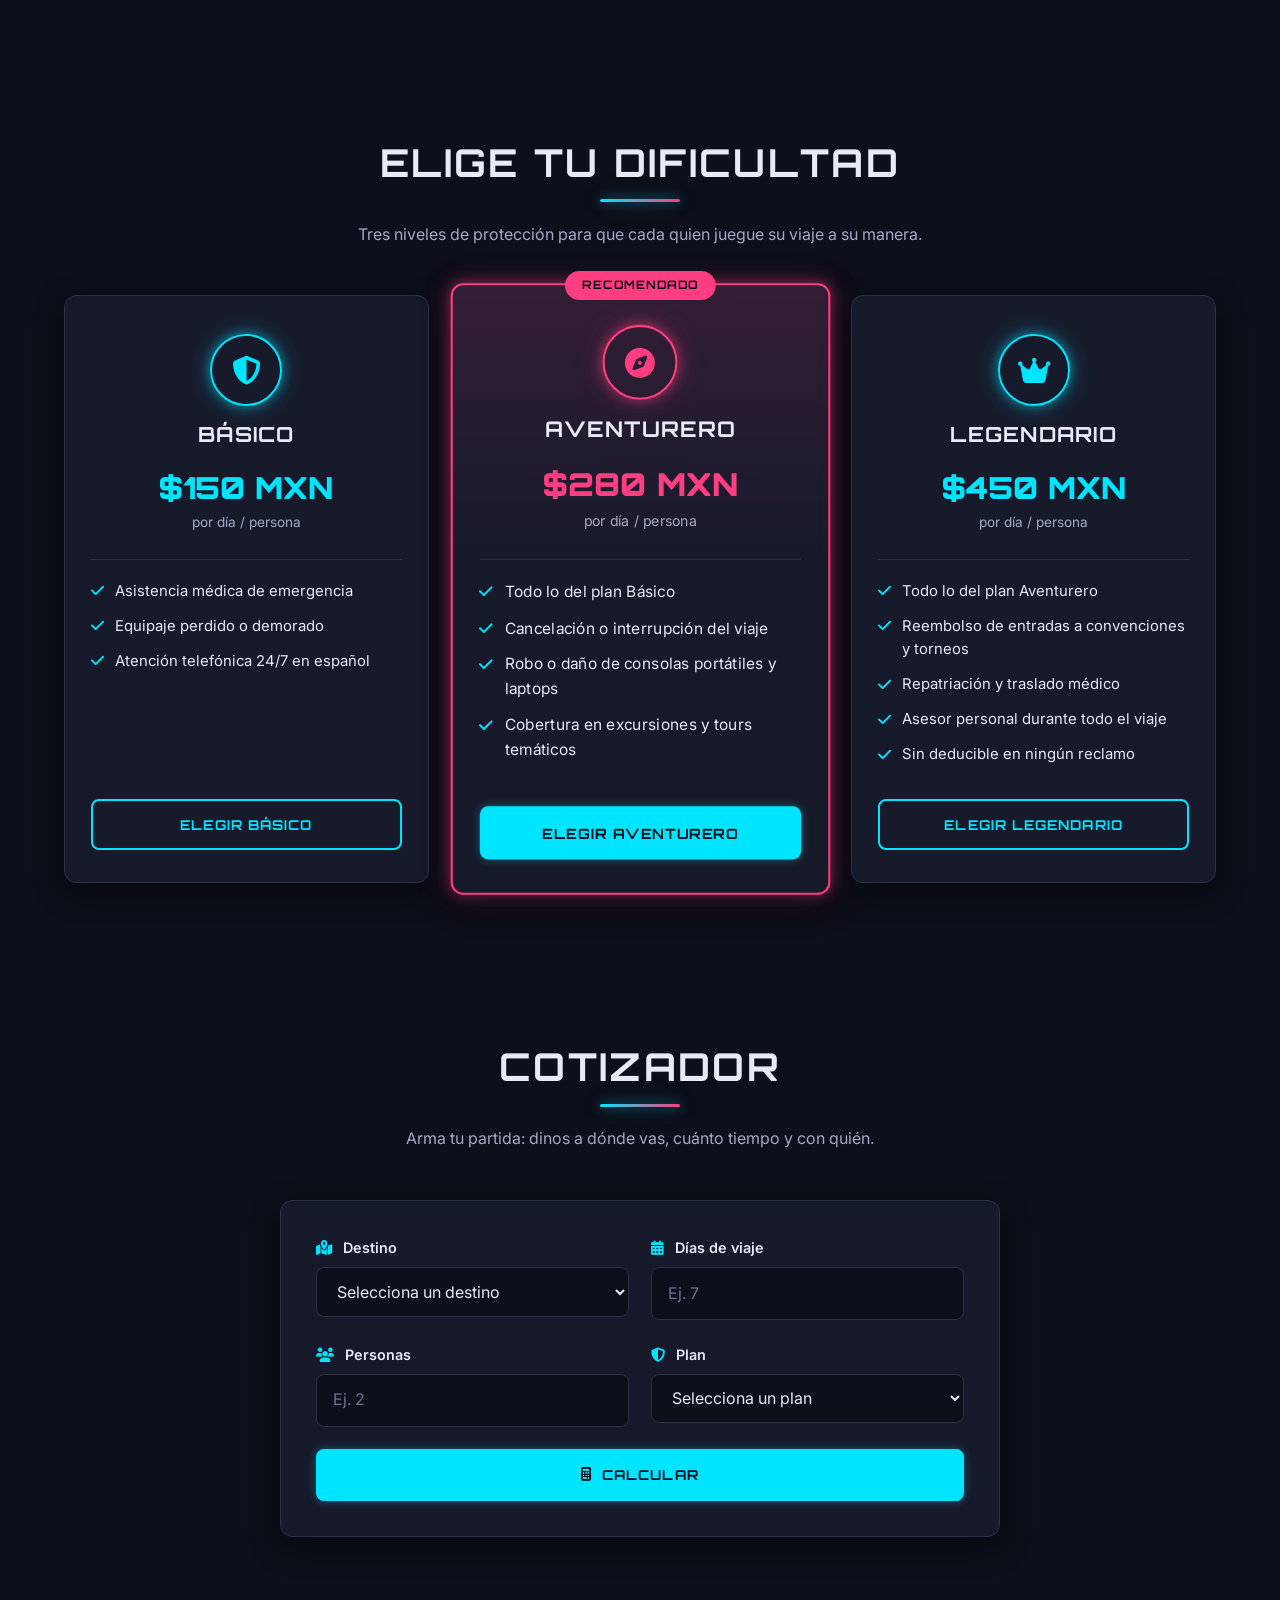
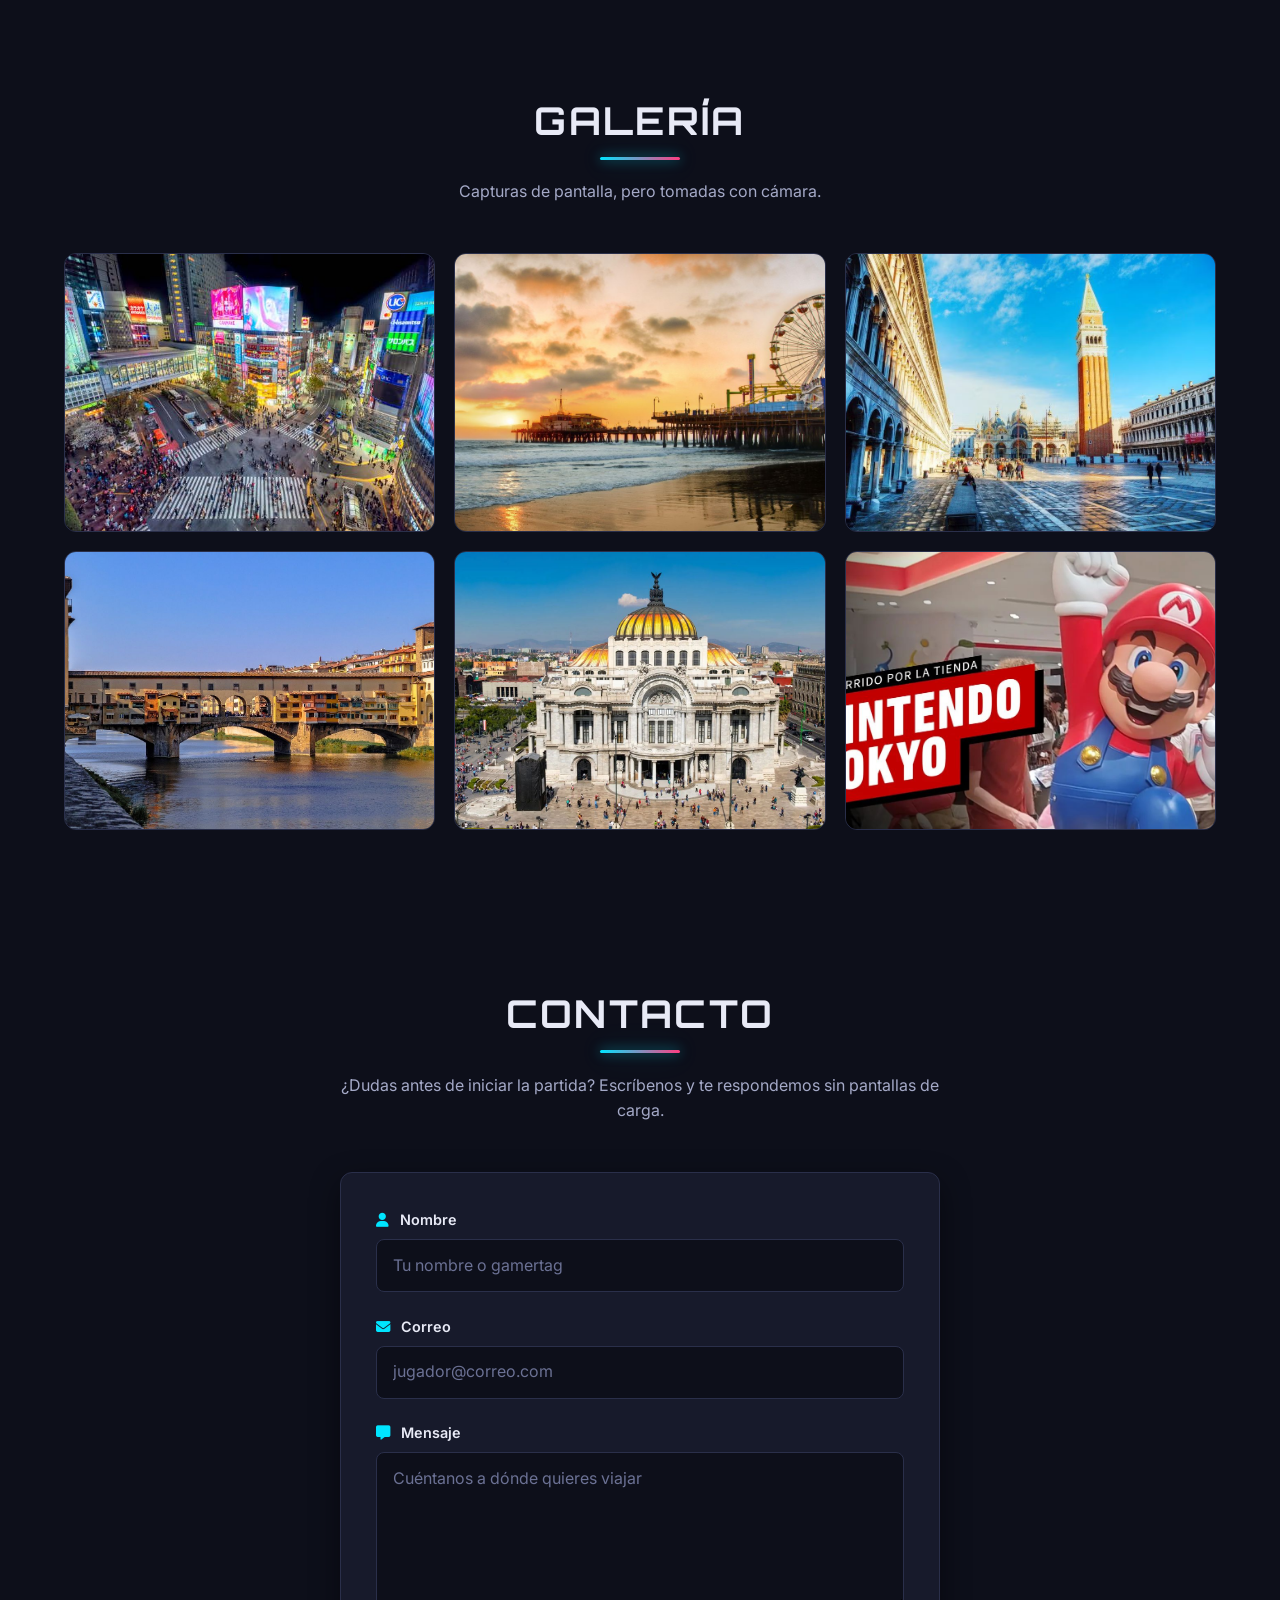
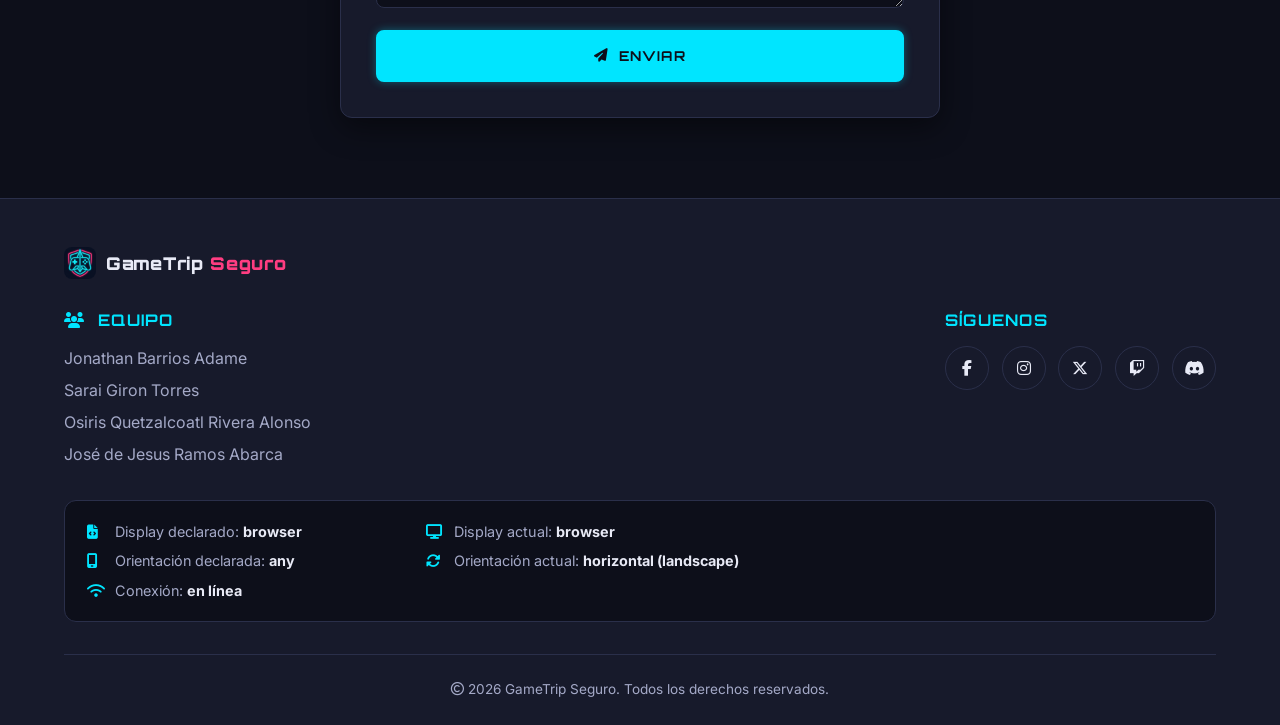
<file: pwa/browser/index.html>
<!DOCTYPE html>
<html lang="es">
<head>
    <meta charset="UTF-8">
    <meta name="viewport" content="width=device-width, initial-scale=1.0">
    <meta name="description" content="GameTrip Seguro: seguros de viaje para gamers que visitan los destinos reales de sus videojuegos favoritos.">
    <title>GameTrip Seguro | Seguros de viaje para gamers</title>

    <meta name="theme-color" content="#0a1124">

    <!-- PWA: cada versión tiene su propio manifest.json en su carpeta -->
    <link rel="manifest" href="manifest.json">
    <link rel="icon" type="image/png" href="../comun/iconos/favicon.png">
    <link rel="apple-touch-icon" href="../comun/iconos/apple-touch-icon.png">
    <meta name="apple-mobile-web-app-title" content="GameTrip">
    <link rel="preconnect" href="https://fonts.googleapis.com">
    <link rel="preconnect" href="https://fonts.gstatic.com" crossorigin>
    <link rel="stylesheet" href="https://fonts.googleapis.com/css2?family=Inter:wght@400;500;600&family=Orbitron:wght@500;700;900&display=swap">
    <link rel="stylesheet" href="https://cdnjs.cloudflare.com/ajax/libs/font-awesome/6.5.2/css/all.min.css">
    <link rel="stylesheet" href="../comun/css/estilos.css">
    <script src="../comun/js/app.js" defer></script>
</head>
<body>

    <!-- ===== ENCABEZADO ===== -->
    <header class="header">
        <div class="contenedor header-contenido">
            <a href="#inicio" class="logo">
                <img src="../comun/img/logo.png" alt="Logotipo de GameTrip Seguro" class="logo-img" width="48" height="48">
                <span class="logo-texto">GameTrip <span class="logo-acento">Seguro</span></span>
            </a>

            <button type="button" id="btn-menu" class="btn-menu" aria-label="Abrir menú de navegación" aria-controls="nav-principal" aria-expanded="false">
                <i class="fa-solid fa-bars" aria-hidden="true"></i>
            </button>

            <nav id="nav-principal" class="nav" aria-label="Navegación principal">
                <ul class="nav-lista">
                    <li class="nav-item"><a href="#inicio" class="nav-enlace">Inicio</a></li>
                    <li class="nav-item"><a href="#destinos" class="nav-enlace">Destinos</a></li>
                    <li class="nav-item"><a href="#planes" class="nav-enlace">Planes</a></li>
                    <li class="nav-item"><a href="#cotizador" class="nav-enlace">Cotizador</a></li>
                    <li class="nav-item"><a href="#galeria" class="nav-enlace">Galería</a></li>
                    <li class="nav-item"><a href="#contacto" class="nav-enlace">Contacto</a></li>
                </ul>
            </nav>
        </div>
    </header>

    <main>

        <!-- ===== INICIO / HERO ===== -->
        <section id="inicio" class="seccion hero">
            <div class="contenedor hero-contenido">
                <div class="hero-texto">
                    <h1 class="hero-titulo">Ya recorriste el mapa. Ahora viaja al de verdad.</h1>
                    <p class="hero-descripcion">
                        Protegemos tu aventura por las ciudades que conociste con un control en las manos.
                        En el mundo real no hay punto de guardado, pero con GameTrip Seguro siempre tienes una vida extra.
                    </p>
                    <a href="#cotizador" class="btn btn-primario">
                        <i class="fa-solid fa-calculator" aria-hidden="true"></i>
                        Cotiza tu viaje
                    </a>
                </div>
                <div class="hero-imagen">
                    <img src="../comun/img/hero.jpg" alt="Viajero con mochila y control de videojuegos contemplando una ciudad iluminada al atardecer">
                </div>
            </div>
        </section>

        <!-- ===== DESTINOS ===== -->
        <section id="destinos" class="seccion destinos">
            <div class="contenedor">
                <h2 class="seccion-titulo">Destinos desbloqueados</h2>
                <p class="seccion-subtitulo">Cinco ciudades que ya conoces de memoria, aunque nunca hayas pisado sus calles.</p>

                <div class="carrusel">
                    <button type="button" id="car-prev" class="carrusel-btn carrusel-btn-prev" aria-label="Ver destinos anteriores">
                        <i class="fa-solid fa-chevron-left" aria-hidden="true"></i>
                    </button>

                    <div class="carrusel-pista">

                        <article class="card-destino" data-destino="tokio" tabindex="0" role="button" aria-label="Ver más sobre Tokio, Persona / Yakuza">
                            <img src="../comun/img/destino-tokio.jpg" alt="Calle de Tokio de noche llena de letreros de neón" class="card-destino-imagen">
                            <div class="card-destino-info">
                                <h3 class="card-destino-lugar">Tokio</h3>
                                <span class="card-destino-juego">
                                    <i class="fa-solid fa-gamepad" aria-hidden="true"></i>
                                    Persona / Yakuza
                                </span>
                            </div>
                        </article>

                        <article class="card-destino" data-destino="los-angeles" tabindex="0" role="button" aria-label="Ver más sobre Los Ángeles, Grand Theft Auto">
                            <img src="../comun/img/destino-los-angeles.jpg" alt="Avenida de Los Ángeles con palmeras y el letrero de Hollywood al fondo" class="card-destino-imagen">
                            <div class="card-destino-info">
                                <h3 class="card-destino-lugar">Los Ángeles</h3>
                                <span class="card-destino-juego">
                                    <i class="fa-solid fa-gamepad" aria-hidden="true"></i>
                                    Grand Theft Auto
                                </span>
                            </div>
                        </article>

                        <article class="card-destino" data-destino="venecia" tabindex="0" role="button" aria-label="Ver más sobre Venecia, Assassin's Creed">
                            <img src="../comun/img/destino-venecia.jpg" alt="Canal de Venecia con góndolas y edificios históricos" class="card-destino-imagen">
                            <div class="card-destino-info">
                                <h3 class="card-destino-lugar">Venecia</h3>
                                <span class="card-destino-juego">
                                    <i class="fa-solid fa-gamepad" aria-hidden="true"></i>
                                    Assassin's Creed
                                </span>
                            </div>
                        </article>

                        <article class="card-destino" data-destino="florencia" tabindex="0" role="button" aria-label="Ver más sobre Florencia, Assassin's Creed">
                            <img src="../comun/img/destino-florencia.jpg" alt="Vista panorámica de Florencia con la cúpula de Santa María del Fiore" class="card-destino-imagen">
                            <div class="card-destino-info">
                                <h3 class="card-destino-lugar">Florencia</h3>
                                <span class="card-destino-juego">
                                    <i class="fa-solid fa-gamepad" aria-hidden="true"></i>
                                    Assassin's Creed
                                </span>
                            </div>
                        </article>

                        <article class="card-destino" data-destino="cdmx" tabindex="0" role="button" aria-label="Ver más sobre CDMX, Forza Horizon 5">
                            <img src="../comun/img/destino-cdmx.jpg" alt="Paseo de la Reforma en la Ciudad de México con el Ángel de la Independencia" class="card-destino-imagen">
                            <div class="card-destino-info">
                                <h3 class="card-destino-lugar">CDMX</h3>
                                <span class="card-destino-juego">
                                    <i class="fa-solid fa-gamepad" aria-hidden="true"></i>
                                    Forza Horizon 5
                                </span>
                            </div>
                        </article>

                    </div>

                    <button type="button" id="car-next" class="carrusel-btn carrusel-btn-next" aria-label="Ver destinos siguientes">
                        <i class="fa-solid fa-chevron-right" aria-hidden="true"></i>
                    </button>
                </div>
            </div>
        </section>

        <!-- ===== PLANES ===== -->
        <section id="planes" class="seccion planes">
            <div class="contenedor">
                <h2 class="seccion-titulo">Elige tu dificultad</h2>
                <p class="seccion-subtitulo">Tres niveles de protección para que cada quien juegue su viaje a su manera.</p>

                <div class="planes-grid">

                    <article class="card-plan">
                        <i class="fa-solid fa-shield-halved card-plan-icono" aria-hidden="true"></i>
                        <h3 class="card-plan-nombre">Básico</h3>
                        <p class="card-plan-precio">
                            <span class="card-plan-monto">$150 MXN</span>
                            <span class="card-plan-periodo">por día / persona</span>
                        </p>
                        <ul class="card-plan-coberturas">
                            <li><i class="fa-solid fa-check" aria-hidden="true"></i> Asistencia médica de emergencia</li>
                            <li><i class="fa-solid fa-check" aria-hidden="true"></i> Equipaje perdido o demorado</li>
                            <li><i class="fa-solid fa-check" aria-hidden="true"></i> Atención telefónica 24/7 en español</li>
                        </ul>
                        <a href="#cotizador" class="btn btn-secundario">Elegir Básico</a>
                    </article>

                    <article class="card-plan card-plan-destacado">
                        <i class="fa-solid fa-compass card-plan-icono" aria-hidden="true"></i>
                        <h3 class="card-plan-nombre">Aventurero</h3>
                        <p class="card-plan-precio">
                            <span class="card-plan-monto">$280 MXN</span>
                            <span class="card-plan-periodo">por día / persona</span>
                        </p>
                        <ul class="card-plan-coberturas">
                            <li><i class="fa-solid fa-check" aria-hidden="true"></i> Todo lo del plan Básico</li>
                            <li><i class="fa-solid fa-check" aria-hidden="true"></i> Cancelación o interrupción del viaje</li>
                            <li><i class="fa-solid fa-check" aria-hidden="true"></i> Robo o daño de consolas portátiles y laptops</li>
                            <li><i class="fa-solid fa-check" aria-hidden="true"></i> Cobertura en excursiones y tours temáticos</li>
                        </ul>
                        <a href="#cotizador" class="btn btn-primario">Elegir Aventurero</a>
                    </article>

                    <article class="card-plan">
                        <i class="fa-solid fa-crown card-plan-icono" aria-hidden="true"></i>
                        <h3 class="card-plan-nombre">Legendario</h3>
                        <p class="card-plan-precio">
                            <span class="card-plan-monto">$450 MXN</span>
                            <span class="card-plan-periodo">por día / persona</span>
                        </p>
                        <ul class="card-plan-coberturas">
                            <li><i class="fa-solid fa-check" aria-hidden="true"></i> Todo lo del plan Aventurero</li>
                            <li><i class="fa-solid fa-check" aria-hidden="true"></i> Reembolso de entradas a convenciones y torneos</li>
                            <li><i class="fa-solid fa-check" aria-hidden="true"></i> Repatriación y traslado médico</li>
                            <li><i class="fa-solid fa-check" aria-hidden="true"></i> Asesor personal durante todo el viaje</li>
                            <li><i class="fa-solid fa-check" aria-hidden="true"></i> Sin deducible en ningún reclamo</li>
                        </ul>
                        <a href="#cotizador" class="btn btn-secundario">Elegir Legendario</a>
                    </article>

                </div>
            </div>
        </section>

        <!-- ===== COTIZADOR ===== -->
        <section id="cotizador" class="seccion cotizador">
            <div class="contenedor">
                <h2 class="seccion-titulo">Cotizador</h2>
                <p class="seccion-subtitulo">Arma tu partida: dinos a dónde vas, cuánto tiempo y con quién.</p>

                <form id="form-cotizador" class="formulario form-cotizador">
                    <div class="campo">
                        <label for="cotizador-destino" class="campo-etiqueta">
                            <i class="fa-solid fa-map-location-dot" aria-hidden="true"></i>
                            Destino
                        </label>
                        <select id="cotizador-destino" name="destino" class="campo-control" required>
                            <option value="" selected disabled>Selecciona un destino</option>
                            <option value="tokio">Tokio (Persona / Yakuza)</option>
                            <option value="los-angeles">Los Ángeles (GTA)</option>
                            <option value="venecia">Venecia (Assassin's Creed)</option>
                            <option value="florencia">Florencia (Assassin's Creed)</option>
                            <option value="cdmx">CDMX (Forza Horizon 5)</option>
                        </select>
                    </div>

                    <div class="campo">
                        <label for="cotizador-dias" class="campo-etiqueta">
                            <i class="fa-solid fa-calendar-days" aria-hidden="true"></i>
                            Días de viaje
                        </label>
                        <input type="number" id="cotizador-dias" name="dias" class="campo-control" min="1" max="90" placeholder="Ej. 7" required>
                    </div>

                    <div class="campo">
                        <label for="cotizador-personas" class="campo-etiqueta">
                            <i class="fa-solid fa-users" aria-hidden="true"></i>
                            Personas
                        </label>
                        <input type="number" id="cotizador-personas" name="personas" class="campo-control" min="1" max="10" placeholder="Ej. 2" required>
                    </div>

                    <div class="campo">
                        <label for="cotizador-plan" class="campo-etiqueta">
                            <i class="fa-solid fa-shield-halved" aria-hidden="true"></i>
                            Plan
                        </label>
                        <select id="cotizador-plan" name="plan" class="campo-control" required>
                            <option value="" selected disabled>Selecciona un plan</option>
                            <option value="basico">Básico</option>
                            <option value="aventurero">Aventurero</option>
                            <option value="legendario">Legendario</option>
                        </select>
                    </div>

                    <button type="submit" id="btn-calcular" class="btn btn-primario">
                        <i class="fa-solid fa-calculator" aria-hidden="true"></i>
                        Calcular
                    </button>
                </form>

                <div id="resultado" class="resultado" aria-live="polite"></div>
            </div>
        </section>

        <!-- ===== GALERÍA ===== -->
        <section id="galeria" class="seccion galeria">
            <div class="contenedor">
                <h2 class="seccion-titulo">Galería</h2>
                <p class="seccion-subtitulo">Capturas de pantalla, pero tomadas con cámara.</p>

                <div class="galeria-grid">
                    <figure class="galeria-item">
                        <img src="../comun/img/galeria1.jpg" alt="Cruce peatonal de Shibuya en Tokio lleno de gente bajo pantallas luminosas" class="galeria-imagen">
                    </figure>
                    <figure class="galeria-item">
                        <img src="../comun/img/galeria2.jpg" alt="Muelle de Santa Mónica en Los Ángeles con su rueda de la fortuna al atardecer" class="galeria-imagen">
                    </figure>
                    <figure class="galeria-item">
                        <img src="../comun/img/galeria3.jpg" alt="Góndolas atracadas frente a la Plaza de San Marcos en Venecia" class="galeria-imagen">
                    </figure>
                    <figure class="galeria-item">
                        <img src="../comun/img/galeria4.jpg" alt="Ponte Vecchio sobre el río Arno en Florencia" class="galeria-imagen">
                    </figure>
                    <figure class="galeria-item">
                        <img src="../comun/img/galeria5.jpg" alt="Palacio de Bellas Artes en el centro de la Ciudad de México" class="galeria-imagen">
                    </figure>
                    <figure class="galeria-item">
                        <img src="../comun/img/galeria6.jpg" alt="Grupo de amigos viajeros con mochilas revisando un mapa en la calle" class="galeria-imagen">
                    </figure>
                </div>
            </div>
        </section>

        <!-- ===== CONTACTO ===== -->
        <section id="contacto" class="seccion contacto">
            <div class="contenedor">
                <h2 class="seccion-titulo">Contacto</h2>
                <p class="seccion-subtitulo">¿Dudas antes de iniciar la partida? Escríbenos y te respondemos sin pantallas de carga.</p>

                <form id="form-contacto" class="formulario form-contacto">
                    <div class="campo">
                        <label for="contacto-nombre" class="campo-etiqueta">
                            <i class="fa-solid fa-user" aria-hidden="true"></i>
                            Nombre
                        </label>
                        <input type="text" id="contacto-nombre" name="nombre" class="campo-control" placeholder="Tu nombre o gamertag" required>
                    </div>

                    <div class="campo">
                        <label for="contacto-correo" class="campo-etiqueta">
                            <i class="fa-solid fa-envelope" aria-hidden="true"></i>
                            Correo
                        </label>
                        <input type="email" id="contacto-correo" name="correo" class="campo-control" placeholder="jugador@correo.com" required>
                    </div>

                    <div class="campo">
                        <label for="contacto-mensaje" class="campo-etiqueta">
                            <i class="fa-solid fa-message" aria-hidden="true"></i>
                            Mensaje
                        </label>
                        <textarea id="contacto-mensaje" name="mensaje" class="campo-control" rows="5" placeholder="Cuéntanos a dónde quieres viajar" required></textarea>
                    </div>

                    <button type="submit" id="btn-enviar" class="btn btn-primario">
                        <i class="fa-solid fa-paper-plane" aria-hidden="true"></i>
                        Enviar
                    </button>
                </form>
            </div>
        </section>

    </main>

    <!-- ===== PIE DE PÁGINA ===== -->
    <footer class="footer">
        <div class="contenedor footer-contenido">
            <div class="footer-marca">
                <img src="../comun/img/logo.png" alt="Logotipo de GameTrip Seguro" class="logo-img footer-logo" width="32" height="32">
                <span class="logo-texto">GameTrip <span class="logo-acento">Seguro</span></span>
            </div>

            <div class="footer-equipo">
                <h2 class="footer-titulo">
                    <i class="fa-solid fa-users" aria-hidden="true"></i>
                    Equipo
                </h2>
                <ul class="footer-lista">
                    <li>Jonathan Barrios Adame</li>
                    <li>Sarai Giron Torres</li>
                    <li>Osiris Quetzalcoatl Rivera Alonso</li>
                    <li>José de Jesus Ramos Abarca</li>
                </ul>
            </div>

            <div class="footer-redes">
                <h2 class="footer-titulo">Síguenos</h2>
                <ul class="redes-lista">
                    <li><a href="#" class="redes-enlace" aria-label="Facebook"><i class="fa-brands fa-facebook-f" aria-hidden="true"></i></a></li>
                    <li><a href="#" class="redes-enlace" aria-label="Instagram"><i class="fa-brands fa-instagram" aria-hidden="true"></i></a></li>
                    <li><a href="#" class="redes-enlace" aria-label="X"><i class="fa-brands fa-x-twitter" aria-hidden="true"></i></a></li>
                    <li><a href="#" class="redes-enlace" aria-label="Twitch"><i class="fa-brands fa-twitch" aria-hidden="true"></i></a></li>
                    <li><a href="#" class="redes-enlace" aria-label="Discord"><i class="fa-brands fa-discord" aria-hidden="true"></i></a></li>
                </ul>
            </div>

            <div class="pwa-info">
                <ul class="pwa-datos">
                    <li><i class="fa-solid fa-file-code" aria-hidden="true"></i> Display declarado: <strong id="pwa-display-declarado">...</strong></li>
                    <li><i class="fa-solid fa-display" aria-hidden="true"></i> Display actual: <strong id="pwa-display-actual">...</strong></li>
                    <li><i class="fa-solid fa-mobile-screen" aria-hidden="true"></i> Orientación declarada: <strong id="pwa-orientacion-declarada">...</strong></li>
                    <li><i class="fa-solid fa-rotate" aria-hidden="true"></i> Orientación actual: <strong id="pwa-orientacion-actual">...</strong></li>
                    <li><i class="fa-solid fa-wifi" aria-hidden="true"></i> Conexión: <strong id="pwa-conexion">...</strong></li>
                </ul>
                <button type="button" id="btn-instalar" class="btn btn-primario btn-instalar" hidden>
                    <i class="fa-solid fa-download" aria-hidden="true"></i>
                    Instalar app
                </button>
            </div>

            <p class="footer-derechos">
                <i class="fa-regular fa-copyright" aria-hidden="true"></i>
                2026 GameTrip Seguro. Todos los derechos reservados.
            </p>
        </div>
    </footer>

    <!-- ===== MODAL (se llena con JavaScript) ===== -->
    <div id="modal" class="modal" role="dialog" aria-modal="true" aria-hidden="true">
        <div class="modal-contenido">
            <button type="button" id="btn-cerrar-modal" class="modal-cerrar" aria-label="Cerrar ventana">
                <i class="fa-solid fa-xmark" aria-hidden="true"></i>
            </button>
            <div id="modal-cuerpo" class="modal-cuerpo"></div>
        </div>
    </div>

</body>
</html>
</file>
<file: css/estilos.css>
/* ===== VARIABLES ===== */
:root {
    --fondo: #0d0f1a;
    --superficie: #171a2b;
    --texto: #e8eaf6;
    --acento: #00e5ff;
    --acento2: #ff3d81;
    --borde: #2a2f4a;

    --texto-suave: #a4a9c7;
    --fuente-titulos: "Orbitron", sans-serif;
    --fuente-texto: "Inter", sans-serif;
    --radio: 12px;
    --sombra: 0 10px 30px rgba(0, 0, 0, 0.45);
    --brillo-acento: 0 0 12px rgba(0, 229, 255, 0.55), 0 0 28px rgba(0, 229, 255, 0.25);
    --brillo-acento2: 0 0 12px rgba(255, 61, 129, 0.55), 0 0 28px rgba(255, 61, 129, 0.25);
    --transicion: 0.3s ease;
    --alto-header: 72px;
}

/* ===== BASE ===== */
*,
*::before,
*::after {
    box-sizing: border-box;
    margin: 0;
    padding: 0;
}

html {
    scroll-behavior: smooth;
}

body {
    background-color: var(--fondo);
    background-image:
        radial-gradient(circle at 15% 0%, rgba(0, 229, 255, 0.08), transparent 40%),
        radial-gradient(circle at 90% 20%, rgba(255, 61, 129, 0.07), transparent 40%);
    background-attachment: fixed;
    color: var(--texto);
    font-family: var(--fuente-texto);
    font-size: 1rem;
    line-height: 1.6;
    overflow-x: hidden;
}

img {
    display: block;
    max-width: 100%;
}

a {
    color: inherit;
    text-decoration: none;
}

ul {
    list-style: none;
}

button,
input,
select,
textarea {
    font: inherit;
    color: inherit;
}

h1,
h2,
h3 {
    font-family: var(--fuente-titulos);
    line-height: 1.2;
    overflow-wrap: break-word;
}

:focus-visible {
    outline: 2px solid var(--acento);
    outline-offset: 3px;
}

/* ===== GENERALES ===== */
.contenedor {
    width: 100%;
    max-width: 1200px;
    margin-inline: auto;
    padding-inline: 1.5rem;
}

.seccion {
    padding-block: 5rem;
    scroll-margin-top: var(--alto-header);
}

.seccion-titulo {
    font-size: clamp(1.5rem, 4vw, 2.4rem);
    font-weight: 700;
    text-align: center;
    text-transform: uppercase;
    letter-spacing: 0.06em;
}

.seccion-titulo::after {
    content: "";
    display: block;
    width: 80px;
    height: 3px;
    margin: 0.9rem auto 0;
    border-radius: 3px;
    background: linear-gradient(90deg, var(--acento), var(--acento2));
    box-shadow: var(--brillo-acento);
}

.seccion-subtitulo {
    max-width: 620px;
    margin: 1.2rem auto 3rem;
    color: var(--texto-suave);
    text-align: center;
}

/* ===== BOTONES ===== */
.btn {
    display: inline-flex;
    align-items: center;
    justify-content: center;
    gap: 0.6rem;
    padding: 0.8rem 1.6rem;
    border: 2px solid var(--acento);
    border-radius: 8px;
    background-color: transparent;
    color: var(--acento);
    font-family: var(--fuente-titulos);
    font-size: 0.85rem;
    font-weight: 700;
    letter-spacing: 0.08em;
    text-transform: uppercase;
    cursor: pointer;
    transition: transform var(--transicion), box-shadow var(--transicion),
        background-color var(--transicion), color var(--transicion);
}

.btn:hover {
    transform: translateY(-3px);
    box-shadow: var(--brillo-acento);
}

.btn:active {
    transform: translateY(-1px);
}

.btn-primario {
    background-color: var(--acento);
    color: var(--fondo);
    box-shadow: 0 0 8px rgba(0, 229, 255, 0.35);
}

.btn-primario:hover {
    background-color: #5cf0ff;
}

.btn-secundario:hover {
    background-color: rgba(0, 229, 255, 0.12);
}

/* ===== HEADER Y NAV ===== */
.header {
    position: sticky;
    top: 0;
    z-index: 100;
    /* Mismo color que el fondo de img/logo.png, para que el logo no se vea como un recuadro */
    background-color: #0a1124;
    border-bottom: 1px solid var(--borde);
}

.header-contenido {
    display: flex;
    align-items: center;
    justify-content: space-between;
    gap: 1rem;
    min-height: var(--alto-header);
}

.logo {
    display: flex;
    align-items: center;
    gap: 10px;
    font-family: var(--fuente-titulos);
    font-size: 1.25rem;
    font-weight: 900;
    text-decoration: none;
}

.logo-img {
    flex-shrink: 0;
    width: 48px;
    height: 48px;
    border-radius: 8px;
    object-fit: contain;
    transition: transform var(--transicion);
}

.logo:hover .logo-img {
    transform: scale(1.08);
}

.logo-texto {
    color: var(--texto);
    letter-spacing: 0.04em;
}

.logo-acento {
    color: var(--acento2);
}

.nav-lista {
    display: flex;
    align-items: center;
    gap: 1.8rem;
}

.nav-enlace {
    position: relative;
    padding-block: 0.4rem;
    color: var(--texto-suave);
    font-size: 0.95rem;
    font-weight: 500;
    transition: color var(--transicion);
}

.nav-enlace::after {
    content: "";
    position: absolute;
    left: 0;
    bottom: 0;
    width: 100%;
    height: 2px;
    background-color: var(--acento);
    box-shadow: var(--brillo-acento);
    transform: scaleX(0);
    transform-origin: left;
    transition: transform var(--transicion);
}

.nav-enlace:hover {
    color: var(--acento);
}

.nav-enlace:hover::after {
    transform: scaleX(1);
}

.btn-menu {
    display: none;
    width: 44px;
    height: 44px;
    border: 2px solid var(--acento);
    border-radius: 8px;
    background-color: transparent;
    color: var(--acento);
    font-size: 1.2rem;
    cursor: pointer;
    transition: box-shadow var(--transicion), background-color var(--transicion);
}

.btn-menu:hover {
    background-color: rgba(0, 229, 255, 0.12);
    box-shadow: var(--brillo-acento);
}

/* ===== HERO ===== */
.hero {
    display: flex;
    align-items: center;
    min-height: calc(100vh - var(--alto-header));
    padding-block: 3rem;
}

.hero-contenido {
    display: grid;
    grid-template-columns: 1fr 1fr;
    align-items: center;
    gap: 3rem;
}

.hero-titulo {
    font-size: clamp(1.8rem, 4.5vw, 3.4rem);
    font-weight: 900;
    text-shadow: 0 0 24px rgba(0, 229, 255, 0.35);
}

.hero-descripcion {
    max-width: 520px;
    margin-block: 1.5rem 2rem;
    color: var(--texto-suave);
    font-size: 1.1rem;
}

.hero-imagen {
    position: relative;
}

.hero-imagen::before {
    content: "";
    position: absolute;
    inset: 0;
    border: 2px solid var(--acento2);
    border-radius: var(--radio);
    transform: translate(14px, 14px);
    box-shadow: var(--brillo-acento2);
}

.hero-imagen img {
    position: relative;
    width: 100%;
    aspect-ratio: 4 / 3;
    object-fit: cover;
    border: 2px solid var(--acento);
    border-radius: var(--radio);
    background-color: var(--superficie);
    box-shadow: var(--sombra);
}

/* ===== DESTINOS (carrusel) ===== */
.carrusel {
    --carrusel-margen: 40px;
    position: relative;
}

/* Degradado en los bordes para sugerir que hay más contenido */
.carrusel::before,
.carrusel::after {
    content: "";
    position: absolute;
    top: 0;
    bottom: 0;
    z-index: 2;
    width: var(--carrusel-margen);
    pointer-events: none;
}

.carrusel::before {
    left: 0;
    background: linear-gradient(90deg, var(--fondo), transparent);
}

.carrusel::after {
    right: 0;
    background: linear-gradient(270deg, var(--fondo), transparent);
}

.carrusel-pista {
    display: flex;
    gap: 16px;
    padding: 28px var(--carrusel-margen);
    overflow-x: auto;
    scroll-snap-type: x mandatory;
    scroll-padding-inline: var(--carrusel-margen);
    scroll-behavior: smooth;
    scrollbar-width: none;
}

.carrusel-pista::-webkit-scrollbar {
    display: none;
}

/* Bucle sin fin (la pone app.js): sin snap ni scroll suave por CSS, para que el movimiento automático sea continuo */
.carrusel-pista.bucle {
    scroll-snap-type: none;
    scroll-behavior: auto;
}

.card-destino {
    position: relative;
    flex: 0 0 240px;
    aspect-ratio: 2 / 3;
    overflow: hidden;
    background-color: var(--superficie);
    border: 1px solid var(--borde);
    border-radius: 12px;
    box-shadow: var(--sombra);
    cursor: pointer;
    scroll-snap-align: start;
    transition: transform var(--transicion), box-shadow var(--transicion),
        border-color var(--transicion);
}

.card-destino-imagen {
    width: 100%;
    height: 100%;
    object-fit: cover;
}

.card-destino-info {
    position: absolute;
    left: 0;
    right: 0;
    bottom: 0;
    display: flex;
    flex-direction: column;
    align-items: flex-start;
    gap: 0.5rem;
    padding: 4rem 1rem 1.1rem;
    background: linear-gradient(180deg, transparent, rgba(13, 15, 26, 0.85) 45%, rgba(13, 15, 26, 0.97));
}

.card-destino-lugar {
    font-size: 1.25rem;
    font-weight: 700;
    text-shadow: 0 2px 8px rgba(0, 0, 0, 0.8);
}

.card-destino-juego {
    display: inline-flex;
    align-items: center;
    gap: 0.4rem;
    color: var(--acento);
    font-size: 0.75rem;
    font-weight: 600;
    letter-spacing: 0.05em;
    text-transform: uppercase;
}

/* La card crece sin mover a sus vecinas (solo con mouse y pantallas anchas) */
@media (hover: hover) and (min-width: 769px) {
    .card-destino:hover,
    .card-destino:focus-visible {
        z-index: 1;
        border-color: var(--acento);
        box-shadow: 0 0 0 1px var(--acento), 0 0 22px var(--acento);
        transform: scale(1.08);
    }
}

/* Flechas del carrusel */
.carrusel-btn {
    position: absolute;
    top: 50%;
    z-index: 3;
    display: grid;
    place-items: center;
    width: 46px;
    height: 46px;
    border: 1px solid transparent;
    border-radius: 50%;
    background-color: rgba(13, 15, 26, 0.35);
    color: var(--texto);
    font-size: 1.1rem;
    cursor: pointer;
    opacity: 0;
    transform: translateY(-50%);
    transition: opacity var(--transicion), background-color var(--transicion),
        border-color var(--transicion), color var(--transicion), box-shadow var(--transicion);
}

.carrusel-btn-prev {
    left: 0;
}

.carrusel-btn-next {
    right: 0;
}

.carrusel:hover .carrusel-btn,
.carrusel-btn:focus-visible {
    opacity: 1;
}

.carrusel-btn:hover {
    background-color: rgba(13, 15, 26, 0.85);
    border-color: var(--acento);
    color: var(--acento);
    box-shadow: var(--brillo-acento);
}

/* En pantallas táctiles no hay hover: las flechas quedan siempre visibles */
@media (hover: none) {
    .carrusel-btn {
        opacity: 1;
    }
}

/* Flecha deshabilitada: la pista ya está al inicio o al final (la pone app.js) */
.carrusel .carrusel-btn.oculto {
    opacity: 0;
    visibility: hidden;
    pointer-events: none;
}

/* ===== PLANES ===== */
.planes-grid {
    display: grid;
    grid-template-columns: repeat(3, minmax(0, 1fr));
    gap: 1.8rem;
}

.card-plan {
    background-color: var(--superficie);
    border: 1px solid var(--borde);
    border-radius: var(--radio);
    box-shadow: var(--sombra);
    transition: transform var(--transicion), box-shadow var(--transicion),
        border-color var(--transicion);
}

.card-plan:hover {
    transform: translateY(-8px);
    border-color: var(--acento);
    box-shadow: var(--sombra), var(--brillo-acento);
}

.planes-grid {
    align-items: stretch;
}

.card-plan {
    position: relative;
    display: flex;
    flex-direction: column;
    align-items: center;
    gap: 1rem;
    padding: 2.4rem 1.6rem 2rem;
    text-align: center;
}

.card-plan-icono {
    display: grid;
    place-items: center;
    width: 72px;
    height: 72px;
    border: 2px solid var(--acento);
    border-radius: 50%;
    color: var(--acento);
    font-size: 1.8rem;
    box-shadow: var(--brillo-acento);
}

.card-plan-nombre {
    font-size: 1.3rem;
    font-weight: 700;
    letter-spacing: 0.06em;
    text-transform: uppercase;
}

.card-plan-precio {
    display: flex;
    flex-direction: column;
}

.card-plan-monto {
    color: var(--acento);
    font-family: var(--fuente-titulos);
    font-size: 1.9rem;
    font-weight: 900;
}

.card-plan-periodo {
    color: var(--texto-suave);
    font-size: 0.85rem;
}

.card-plan-coberturas {
    display: flex;
    flex-direction: column;
    gap: 0.7rem;
    width: 100%;
    margin-block: 0.6rem 1rem;
    padding-top: 1.2rem;
    border-top: 1px solid var(--borde);
    text-align: left;
}

.card-plan-coberturas li {
    display: flex;
    align-items: flex-start;
    gap: 0.7rem;
    font-size: 0.93rem;
}

.card-plan-coberturas i {
    margin-top: 0.3rem;
    color: var(--acento);
}

.card-plan .btn {
    width: 100%;
    margin-top: auto;
}

/* Plan recomendado */
.card-plan-destacado {
    border: 2px solid var(--acento2);
    background-image: linear-gradient(180deg, rgba(255, 61, 129, 0.12), transparent 45%);
    box-shadow: var(--sombra), var(--brillo-acento2);
    transform: scale(1.04);
}

.card-plan-destacado::before {
    content: "Recomendado";
    position: absolute;
    top: 0;
    left: 50%;
    padding: 0.3rem 1rem;
    border-radius: 999px;
    background-color: var(--acento2);
    color: var(--fondo);
    font-family: var(--fuente-titulos);
    font-size: 0.7rem;
    font-weight: 700;
    letter-spacing: 0.1em;
    text-transform: uppercase;
    white-space: nowrap;
    transform: translate(-50%, -50%);
}

.card-plan-destacado:hover {
    transform: scale(1.04) translateY(-8px);
    border-color: var(--acento2);
    box-shadow: var(--sombra), var(--brillo-acento2);
}

.card-plan-destacado .card-plan-icono {
    border-color: var(--acento2);
    color: var(--acento2);
    box-shadow: var(--brillo-acento2);
}

.card-plan-destacado .card-plan-monto {
    color: var(--acento2);
}

/* ===== FORMULARIOS (cotizador y contacto) ===== */
.formulario {
    display: grid;
    gap: 1.4rem;
    max-width: 720px;
    margin-inline: auto;
    padding: 2.2rem;
    background-color: var(--superficie);
    border: 1px solid var(--borde);
    border-radius: var(--radio);
    box-shadow: var(--sombra);
}

.form-cotizador {
    grid-template-columns: repeat(2, minmax(0, 1fr));
}

.form-cotizador .btn {
    grid-column: 1 / -1;
}

.form-contacto {
    max-width: 600px;
}

.campo {
    display: flex;
    flex-direction: column;
    gap: 0.5rem;
    min-width: 0;
}

.campo-etiqueta {
    font-size: 0.9rem;
    font-weight: 600;
}

.campo-etiqueta i {
    margin-right: 0.4rem;
    color: var(--acento);
}

.campo-control {
    width: 100%;
    padding: 0.8rem 1rem;
    background-color: var(--fondo);
    border: 1px solid var(--borde);
    border-radius: 8px;
    color: var(--texto);
    transition: border-color var(--transicion), box-shadow var(--transicion);
}

.campo-control::placeholder {
    color: #6b7194;
}

.campo-control:focus {
    outline: none;
    border-color: var(--acento);
    box-shadow: var(--brillo-acento);
}

select.campo-control {
    cursor: pointer;
}

textarea.campo-control {
    min-height: 130px;
    resize: vertical;
}

/* Caja de resultado del cotizador */
.resultado {
    max-width: 720px;
    margin: 2rem auto 0;
    padding: 1.6rem 1.8rem;
    background-color: var(--superficie);
    border: 2px solid var(--acento);
    border-left-width: 6px;
    border-radius: var(--radio);
    box-shadow: var(--brillo-acento);
    font-size: 1.05rem;
    overflow-wrap: break-word;
}

.resultado:empty {
    display: none;
}

/* ===== GALERÍA ===== */
.galeria-grid {
    display: grid;
    grid-template-columns: repeat(3, minmax(0, 1fr));
    gap: 1.2rem;
}

.galeria-item {
    overflow: hidden;
    border: 1px solid var(--borde);
    border-radius: var(--radio);
    background-color: var(--superficie);
    transition: border-color var(--transicion), box-shadow var(--transicion);
}

.galeria-item:hover {
    border-color: var(--acento);
    box-shadow: var(--brillo-acento);
}

.galeria-imagen {
    width: 100%;
    height: 100%;
    aspect-ratio: 4 / 3;
    object-fit: cover;
    transition: transform 0.5s ease;
}

.galeria-item:hover .galeria-imagen {
    transform: scale(1.1);
}

/* ===== FOOTER ===== */
.footer {
    padding-block: 3rem 1.5rem;
    background-color: var(--superficie);
    border-top: 1px solid var(--borde);
}

.footer-contenido {
    display: grid;
    grid-template-columns: repeat(2, minmax(0, 1fr));
    gap: 2rem;
}

.footer-marca {
    grid-column: 1 / -1;
    display: flex;
    align-items: center;
    gap: 10px;
    font-family: var(--fuente-titulos);
    font-size: 1.1rem;
    font-weight: 900;
}

.logo-img.footer-logo {
    width: 32px;
    height: 32px;
}

.footer-titulo {
    margin-bottom: 1rem;
    color: var(--acento);
    font-size: 1rem;
    letter-spacing: 0.08em;
    text-transform: uppercase;
}

.footer-titulo i {
    margin-right: 0.4rem;
}

.footer-lista {
    display: flex;
    flex-direction: column;
    gap: 0.4rem;
    color: var(--texto-suave);
}

.footer-redes {
    justify-self: end;
}

.redes-lista {
    display: flex;
    flex-wrap: wrap;
    gap: 0.8rem;
}

.redes-enlace {
    display: grid;
    place-items: center;
    width: 44px;
    height: 44px;
    border: 1px solid var(--borde);
    border-radius: 50%;
    color: var(--texto);
    transition: transform var(--transicion), color var(--transicion),
        border-color var(--transicion), box-shadow var(--transicion);
}

.redes-enlace:hover {
    transform: translateY(-4px);
    border-color: var(--acento2);
    color: var(--acento2);
    box-shadow: var(--brillo-acento2);
}

.footer-derechos {
    grid-column: 1 / -1;
    padding-top: 1.5rem;
    border-top: 1px solid var(--borde);
    color: var(--texto-suave);
    font-size: 0.85rem;
    text-align: center;
}

/* ===== MODAL ===== */
.modal {
    display: none;
    position: fixed;
    inset: 0;
    z-index: 200;
    align-items: center;
    justify-content: center;
    padding: 1rem;
    background-color: rgba(5, 6, 12, 0.8);
    backdrop-filter: blur(4px);
}

.modal.visible {
    display: flex;
}

.modal-contenido {
    position: relative;
    width: 100%;
    max-width: 560px;
    max-height: 90vh;
    padding: 2.5rem 2rem 2rem;
    overflow-y: auto;
    background-color: var(--superficie);
    border: 2px solid var(--acento);
    border-radius: var(--radio);
    box-shadow: var(--sombra), var(--brillo-acento);
    animation: aparecer-modal 0.3s ease;
}

.modal-cerrar {
    position: absolute;
    top: 0.8rem;
    right: 0.8rem;
    display: grid;
    place-items: center;
    width: 38px;
    height: 38px;
    border: 1px solid var(--borde);
    border-radius: 50%;
    background-color: var(--fondo);
    color: var(--texto);
    font-size: 1rem;
    cursor: pointer;
    transition: color var(--transicion), border-color var(--transicion),
        box-shadow var(--transicion), transform var(--transicion);
}

.modal-cerrar:hover {
    border-color: var(--acento2);
    color: var(--acento2);
    box-shadow: var(--brillo-acento2);
    transform: rotate(90deg);
}

.modal-cuerpo {
    display: flex;
    flex-direction: column;
    gap: 1rem;
    overflow-wrap: break-word;
}

.modal-cuerpo img {
    width: 100%;
    max-height: 260px;
    object-fit: cover;
    border-radius: 8px;
}

.modal-cuerpo ul {
    display: flex;
    flex-direction: column;
    gap: 0.6rem;
}

.modal-cuerpo li i {
    color: var(--acento);
}

@keyframes aparecer-modal {
    from {
        opacity: 0;
        transform: translateY(20px) scale(0.97);
    }
    to {
        opacity: 1;
        transform: translateY(0) scale(1);
    }
}

/* =========================================================
   TABLETA (hasta 1024px)
   ========================================================= */
@media (max-width: 1024px) {
    .seccion {
        padding-block: 4rem;
    }

    .card-destino {
        flex-basis: 200px;
    }

    .planes-grid {
        grid-template-columns: repeat(2, minmax(0, 1fr));
    }

    .card-plan-destacado,
    .card-plan-destacado:hover {
        transform: none;
    }

    .card-plan-destacado:hover {
        transform: translateY(-8px);
    }

    .galeria-grid {
        grid-template-columns: repeat(2, minmax(0, 1fr));
    }

    .nav-lista {
        gap: 1.1rem;
    }

    .hero-contenido {
        gap: 2rem;
    }
}

/* =========================================================
   MÓVIL (hasta 768px)
   ========================================================= */
@media (max-width: 768px) {
    :root {
        --alto-header: 64px;
    }

    .contenedor {
        padding-inline: 1rem;
    }

    .seccion {
        padding-block: 3.2rem;
    }

    .seccion-subtitulo {
        margin-bottom: 2.2rem;
    }

    /* Menú hamburguesa */
    .btn-menu {
        display: grid;
        place-items: center;
    }

    .logo {
        font-size: 1.05rem;
    }

    .logo-img {
        width: 36px;
        height: 36px;
    }

    .footer-marca {
        justify-content: center;
    }

    .nav {
        display: none;
        position: absolute;
        top: 100%;
        left: 0;
        width: 100%;
        background-color: var(--superficie);
        border-bottom: 1px solid var(--acento);
        box-shadow: var(--sombra);
    }

    .nav.abierto {
        display: block;
    }

    .nav-lista {
        flex-direction: column;
        align-items: stretch;
        gap: 0;
        padding: 0.5rem 1rem 1rem;
    }

    .nav-enlace {
        display: block;
        padding: 0.9rem 0.5rem;
        border-bottom: 1px solid var(--borde);
    }

    .nav-item:last-child .nav-enlace {
        border-bottom: none;
    }

    .nav-enlace::after {
        display: none;
    }

    /* Hero apilado */
    .hero {
        min-height: auto;
    }

    .hero-contenido {
        grid-template-columns: 1fr;
        text-align: center;
    }

    .hero-descripcion {
        margin-inline: auto;
        font-size: 1rem;
    }

    .hero-imagen {
        margin-right: 10px;
    }

    .hero-imagen::before {
        transform: translate(10px, 10px);
    }

    /* Grids a una columna */
    /* Carrusel: se desliza con el dedo, sin flechas */
    .carrusel {
        --carrusel-margen: 16px;
    }

    .carrusel-pista {
        padding-block: 16px;
    }

    .card-destino {
        flex-basis: 70vw;
    }

    .carrusel-btn {
        display: none;
    }

    .planes-grid,
    .galeria-grid {
        grid-template-columns: 1fr;
    }

    .planes-grid {
        gap: 2.2rem;
    }

    .formulario {
        padding: 1.5rem 1.2rem;
    }

    .form-cotizador {
        grid-template-columns: 1fr;
    }

    .resultado {
        padding: 1.2rem;
    }

    /* Footer apilado */
    .footer-contenido {
        grid-template-columns: 1fr;
        text-align: center;
    }

    .footer-redes {
        justify-self: center;
    }

    .redes-lista {
        justify-content: center;
    }

    .modal-contenido {
        padding: 2.8rem 1.2rem 1.5rem;
    }
}

/* ===== MOVIMIENTO REDUCIDO ===== */
@media (prefers-reduced-motion: reduce) {
    html {
        scroll-behavior: auto;
    }

    *,
    *::before,
    *::after {
        animation: none !important;
        transition: none !important;
    }
}
</file>
<file: act2/css/estilos.css>
/* ===== VARIABLES ===== */
:root {
    --fondo: #0d0f1a;
    --superficie: #171a2b;
    --texto: #e8eaf6;
    --acento: #00e5ff;
    --acento2: #ff3d81;
    --borde: #2a2f4a;

    --texto-suave: #a4a9c7;
    --fuente-titulos: "Orbitron", sans-serif;
    --fuente-texto: "Inter", sans-serif;
    --radio: 12px;
    --sombra: 0 10px 30px rgba(0, 0, 0, 0.45);
    --brillo-acento: 0 0 12px rgba(0, 229, 255, 0.55), 0 0 28px rgba(0, 229, 255, 0.25);
    --brillo-acento2: 0 0 12px rgba(255, 61, 129, 0.55), 0 0 28px rgba(255, 61, 129, 0.25);
    --transicion: 0.3s ease;
    --alto-header: 72px;
}

/* ===== BASE ===== */
*,
*::before,
*::after {
    box-sizing: border-box;
    margin: 0;
    padding: 0;
}

html {
    scroll-behavior: smooth;
}

body {
    background-color: var(--fondo);
    background-image:
        radial-gradient(circle at 15% 0%, rgba(0, 229, 255, 0.08), transparent 40%),
        radial-gradient(circle at 90% 20%, rgba(255, 61, 129, 0.07), transparent 40%);
    background-attachment: fixed;
    color: var(--texto);
    font-family: var(--fuente-texto);
    font-size: 1rem;
    line-height: 1.6;
    overflow-x: hidden;
}

img {
    display: block;
    max-width: 100%;
}

a {
    color: inherit;
    text-decoration: none;
}

ul {
    list-style: none;
}

button,
input,
select,
textarea {
    font: inherit;
    color: inherit;
}

h1,
h2,
h3 {
    font-family: var(--fuente-titulos);
    line-height: 1.2;
    overflow-wrap: break-word;
}

:focus-visible {
    outline: 2px solid var(--acento);
    outline-offset: 3px;
}

/* ===== GENERALES ===== */
.contenedor {
    width: 100%;
    max-width: 1200px;
    margin-inline: auto;
    padding-inline: 1.5rem;
}

.seccion {
    padding-block: 5rem;
    scroll-margin-top: var(--alto-header);
}

.seccion-titulo {
    font-size: clamp(1.5rem, 4vw, 2.4rem);
    font-weight: 700;
    text-align: center;
    text-transform: uppercase;
    letter-spacing: 0.06em;
}

.seccion-titulo::after {
    content: "";
    display: block;
    width: 80px;
    height: 3px;
    margin: 0.9rem auto 0;
    border-radius: 3px;
    background: linear-gradient(90deg, var(--acento), var(--acento2));
    box-shadow: var(--brillo-acento);
}

.seccion-subtitulo {
    max-width: 620px;
    margin: 1.2rem auto 3rem;
    color: var(--texto-suave);
    text-align: center;
}

/* ===== BOTONES ===== */
.btn {
    display: inline-flex;
    align-items: center;
    justify-content: center;
    gap: 0.6rem;
    padding: 0.8rem 1.6rem;
    border: 2px solid var(--acento);
    border-radius: 8px;
    background-color: transparent;
    color: var(--acento);
    font-family: var(--fuente-titulos);
    font-size: 0.85rem;
    font-weight: 700;
    letter-spacing: 0.08em;
    text-transform: uppercase;
    cursor: pointer;
    transition: transform var(--transicion), box-shadow var(--transicion),
        background-color var(--transicion), color var(--transicion);
}

.btn:hover {
    transform: translateY(-3px);
    box-shadow: var(--brillo-acento);
}

.btn:active {
    transform: translateY(-1px);
}

.btn-primario {
    background-color: var(--acento);
    color: var(--fondo);
    box-shadow: 0 0 8px rgba(0, 229, 255, 0.35);
}

.btn-primario:hover {
    background-color: #5cf0ff;
}

.btn-secundario:hover {
    background-color: rgba(0, 229, 255, 0.12);
}

/* ===== HEADER Y NAV ===== */
.header {
    position: sticky;
    top: 0;
    z-index: 100;
    /* Mismo color que el fondo de img/logo.png, para que el logo no se vea como un recuadro */
    background-color: #0a1124;
    border-bottom: 1px solid var(--borde);
}

.header-contenido {
    display: flex;
    align-items: center;
    justify-content: space-between;
    gap: 1rem;
    min-height: var(--alto-header);
}

.logo {
    display: flex;
    align-items: center;
    gap: 10px;
    font-family: var(--fuente-titulos);
    font-size: 1.25rem;
    font-weight: 900;
    text-decoration: none;
}

.logo-img {
    flex-shrink: 0;
    width: 48px;
    height: 48px;
    border-radius: 8px;
    object-fit: contain;
    transition: transform var(--transicion);
}

.logo:hover .logo-img {
    transform: scale(1.08);
}

.logo-texto {
    color: var(--texto);
    letter-spacing: 0.04em;
}

.logo-acento {
    color: var(--acento2);
}

.nav-lista {
    display: flex;
    align-items: center;
    gap: 1.8rem;
}

.nav-enlace {
    position: relative;
    padding-block: 0.4rem;
    color: var(--texto-suave);
    font-size: 0.95rem;
    font-weight: 500;
    transition: color var(--transicion);
}

.nav-enlace::after {
    content: "";
    position: absolute;
    left: 0;
    bottom: 0;
    width: 100%;
    height: 2px;
    background-color: var(--acento);
    box-shadow: var(--brillo-acento);
    transform: scaleX(0);
    transform-origin: left;
    transition: transform var(--transicion);
}

.nav-enlace:hover {
    color: var(--acento);
}

.nav-enlace:hover::after {
    transform: scaleX(1);
}

.btn-menu {
    display: none;
    width: 44px;
    height: 44px;
    border: 2px solid var(--acento);
    border-radius: 8px;
    background-color: transparent;
    color: var(--acento);
    font-size: 1.2rem;
    cursor: pointer;
    transition: box-shadow var(--transicion), background-color var(--transicion);
}

.btn-menu:hover {
    background-color: rgba(0, 229, 255, 0.12);
    box-shadow: var(--brillo-acento);
}

/* ===== HERO ===== */
.hero {
    display: flex;
    align-items: center;
    min-height: calc(100vh - var(--alto-header));
    padding-block: 3rem;
}

.hero-contenido {
    display: grid;
    grid-template-columns: 1fr 1fr;
    align-items: center;
    gap: 3rem;
}

.hero-titulo {
    font-size: clamp(1.8rem, 4.5vw, 3.4rem);
    font-weight: 900;
    text-shadow: 0 0 24px rgba(0, 229, 255, 0.35);
}

.hero-descripcion {
    max-width: 520px;
    margin-block: 1.5rem 2rem;
    color: var(--texto-suave);
    font-size: 1.1rem;
}

.hero-imagen {
    position: relative;
}

.hero-imagen::before {
    content: "";
    position: absolute;
    inset: 0;
    border: 2px solid var(--acento2);
    border-radius: var(--radio);
    transform: translate(14px, 14px);
    box-shadow: var(--brillo-acento2);
}

.hero-imagen img {
    position: relative;
    width: 100%;
    aspect-ratio: 4 / 3;
    object-fit: cover;
    border: 2px solid var(--acento);
    border-radius: var(--radio);
    background-color: var(--superficie);
    box-shadow: var(--sombra);
}

/* ===== DESTINOS (carrusel) ===== */
.carrusel {
    --carrusel-margen: 40px;
    position: relative;
}

/* Degradado en los bordes para sugerir que hay más contenido */
.carrusel::before,
.carrusel::after {
    content: "";
    position: absolute;
    top: 0;
    bottom: 0;
    z-index: 2;
    width: var(--carrusel-margen);
    pointer-events: none;
}

.carrusel::before {
    left: 0;
    background: linear-gradient(90deg, var(--fondo), transparent);
}

.carrusel::after {
    right: 0;
    background: linear-gradient(270deg, var(--fondo), transparent);
}

.carrusel-pista {
    display: flex;
    gap: 16px;
    padding: 28px var(--carrusel-margen);
    overflow-x: auto;
    scroll-snap-type: x mandatory;
    scroll-padding-inline: var(--carrusel-margen);
    scroll-behavior: smooth;
    scrollbar-width: none;
}

.carrusel-pista::-webkit-scrollbar {
    display: none;
}

/* Bucle sin fin (la pone app.js): sin snap ni scroll suave por CSS, para que el movimiento automático sea continuo */
.carrusel-pista.bucle {
    scroll-snap-type: none;
    scroll-behavior: auto;
}

.card-destino {
    position: relative;
    flex: 0 0 240px;
    aspect-ratio: 2 / 3;
    overflow: hidden;
    background-color: var(--superficie);
    border: 1px solid var(--borde);
    border-radius: 12px;
    box-shadow: var(--sombra);
    cursor: pointer;
    scroll-snap-align: start;
    transition: transform var(--transicion), box-shadow var(--transicion),
        border-color var(--transicion);
}

.card-destino-imagen {
    width: 100%;
    height: 100%;
    object-fit: cover;
}

.card-destino-info {
    position: absolute;
    left: 0;
    right: 0;
    bottom: 0;
    display: flex;
    flex-direction: column;
    align-items: flex-start;
    gap: 0.5rem;
    padding: 4rem 1rem 1.1rem;
    background: linear-gradient(180deg, transparent, rgba(13, 15, 26, 0.85) 45%, rgba(13, 15, 26, 0.97));
}

.card-destino-lugar {
    font-size: 1.25rem;
    font-weight: 700;
    text-shadow: 0 2px 8px rgba(0, 0, 0, 0.8);
}

.card-destino-juego {
    display: inline-flex;
    align-items: center;
    gap: 0.4rem;
    color: var(--acento);
    font-size: 0.75rem;
    font-weight: 600;
    letter-spacing: 0.05em;
    text-transform: uppercase;
}

/* La card crece sin mover a sus vecinas (solo con mouse y pantallas anchas) */
@media (hover: hover) and (min-width: 769px) {
    .card-destino:hover,
    .card-destino:focus-visible {
        z-index: 1;
        border-color: var(--acento);
        box-shadow: 0 0 0 1px var(--acento), 0 0 22px var(--acento);
        transform: scale(1.08);
    }
}

/* Flechas del carrusel */
.carrusel-btn {
    position: absolute;
    top: 50%;
    z-index: 3;
    display: grid;
    place-items: center;
    width: 46px;
    height: 46px;
    border: 1px solid transparent;
    border-radius: 50%;
    background-color: rgba(13, 15, 26, 0.35);
    color: var(--texto);
    font-size: 1.1rem;
    cursor: pointer;
    opacity: 0;
    transform: translateY(-50%);
    transition: opacity var(--transicion), background-color var(--transicion),
        border-color var(--transicion), color var(--transicion), box-shadow var(--transicion);
}

.carrusel-btn-prev {
    left: 0;
}

.carrusel-btn-next {
    right: 0;
}

.carrusel:hover .carrusel-btn,
.carrusel-btn:focus-visible {
    opacity: 1;
}

.carrusel-btn:hover {
    background-color: rgba(13, 15, 26, 0.85);
    border-color: var(--acento);
    color: var(--acento);
    box-shadow: var(--brillo-acento);
}

/* En pantallas táctiles no hay hover: las flechas quedan siempre visibles */
@media (hover: none) {
    .carrusel-btn {
        opacity: 1;
    }
}

/* Flecha deshabilitada: la pista ya está al inicio o al final (la pone app.js) */
.carrusel .carrusel-btn.oculto {
    opacity: 0;
    visibility: hidden;
    pointer-events: none;
}

/* ===== PLANES ===== */
.planes-grid {
    display: grid;
    grid-template-columns: repeat(3, minmax(0, 1fr));
    gap: 1.8rem;
}

.card-plan {
    background-color: var(--superficie);
    border: 1px solid var(--borde);
    border-radius: var(--radio);
    box-shadow: var(--sombra);
    transition: transform var(--transicion), box-shadow var(--transicion),
        border-color var(--transicion);
}

.card-plan:hover {
    transform: translateY(-8px);
    border-color: var(--acento);
    box-shadow: var(--sombra), var(--brillo-acento);
}

.planes-grid {
    align-items: stretch;
}

.card-plan {
    position: relative;
    display: flex;
    flex-direction: column;
    align-items: center;
    gap: 1rem;
    padding: 2.4rem 1.6rem 2rem;
    text-align: center;
}

.card-plan-icono {
    display: grid;
    place-items: center;
    width: 72px;
    height: 72px;
    border: 2px solid var(--acento);
    border-radius: 50%;
    color: var(--acento);
    font-size: 1.8rem;
    box-shadow: var(--brillo-acento);
}

.card-plan-nombre {
    font-size: 1.3rem;
    font-weight: 700;
    letter-spacing: 0.06em;
    text-transform: uppercase;
}

.card-plan-precio {
    display: flex;
    flex-direction: column;
}

.card-plan-monto {
    color: var(--acento);
    font-family: var(--fuente-titulos);
    font-size: 1.9rem;
    font-weight: 900;
}

.card-plan-periodo {
    color: var(--texto-suave);
    font-size: 0.85rem;
}

.card-plan-coberturas {
    display: flex;
    flex-direction: column;
    gap: 0.7rem;
    width: 100%;
    margin-block: 0.6rem 1rem;
    padding-top: 1.2rem;
    border-top: 1px solid var(--borde);
    text-align: left;
}

.card-plan-coberturas li {
    display: flex;
    align-items: flex-start;
    gap: 0.7rem;
    font-size: 0.93rem;
}

.card-plan-coberturas i {
    margin-top: 0.3rem;
    color: var(--acento);
}

.card-plan .btn {
    width: 100%;
    margin-top: auto;
}

/* Plan recomendado */
.card-plan-destacado {
    border: 2px solid var(--acento2);
    background-image: linear-gradient(180deg, rgba(255, 61, 129, 0.12), transparent 45%);
    box-shadow: var(--sombra), var(--brillo-acento2);
    transform: scale(1.04);
}

.card-plan-destacado::before {
    content: "Recomendado";
    position: absolute;
    top: 0;
    left: 50%;
    padding: 0.3rem 1rem;
    border-radius: 999px;
    background-color: var(--acento2);
    color: var(--fondo);
    font-family: var(--fuente-titulos);
    font-size: 0.7rem;
    font-weight: 700;
    letter-spacing: 0.1em;
    text-transform: uppercase;
    white-space: nowrap;
    transform: translate(-50%, -50%);
}

.card-plan-destacado:hover {
    transform: scale(1.04) translateY(-8px);
    border-color: var(--acento2);
    box-shadow: var(--sombra), var(--brillo-acento2);
}

.card-plan-destacado .card-plan-icono {
    border-color: var(--acento2);
    color: var(--acento2);
    box-shadow: var(--brillo-acento2);
}

.card-plan-destacado .card-plan-monto {
    color: var(--acento2);
}

/* ===== FORMULARIOS (cotizador y contacto) ===== */
.formulario {
    display: grid;
    gap: 1.4rem;
    max-width: 720px;
    margin-inline: auto;
    padding: 2.2rem;
    background-color: var(--superficie);
    border: 1px solid var(--borde);
    border-radius: var(--radio);
    box-shadow: var(--sombra);
}

.form-cotizador {
    grid-template-columns: repeat(2, minmax(0, 1fr));
}

.form-cotizador .btn {
    grid-column: 1 / -1;
}

.form-contacto {
    max-width: 600px;
}

.campo {
    display: flex;
    flex-direction: column;
    gap: 0.5rem;
    min-width: 0;
}

.campo-etiqueta {
    font-size: 0.9rem;
    font-weight: 600;
}

.campo-etiqueta i {
    margin-right: 0.4rem;
    color: var(--acento);
}

.campo-control {
    width: 100%;
    padding: 0.8rem 1rem;
    background-color: var(--fondo);
    border: 1px solid var(--borde);
    border-radius: 8px;
    color: var(--texto);
    transition: border-color var(--transicion), box-shadow var(--transicion);
}

.campo-control::placeholder {
    color: #6b7194;
}

.campo-control:focus {
    outline: none;
    border-color: var(--acento);
    box-shadow: var(--brillo-acento);
}

select.campo-control {
    cursor: pointer;
}

textarea.campo-control {
    min-height: 130px;
    resize: vertical;
}

/* Caja de resultado del cotizador */
.resultado {
    max-width: 720px;
    margin: 2rem auto 0;
    padding: 1.6rem 1.8rem;
    background-color: var(--superficie);
    border: 2px solid var(--acento);
    border-left-width: 6px;
    border-radius: var(--radio);
    box-shadow: var(--brillo-acento);
    font-size: 1.05rem;
    overflow-wrap: break-word;
}

.resultado:empty {
    display: none;
}

/* ===== GALERÍA ===== */
.galeria-grid {
    display: grid;
    grid-template-columns: repeat(3, minmax(0, 1fr));
    gap: 1.2rem;
}

.galeria-item {
    overflow: hidden;
    border: 1px solid var(--borde);
    border-radius: var(--radio);
    background-color: var(--superficie);
    transition: border-color var(--transicion), box-shadow var(--transicion);
}

.galeria-item:hover {
    border-color: var(--acento);
    box-shadow: var(--brillo-acento);
}

.galeria-imagen {
    width: 100%;
    height: 100%;
    aspect-ratio: 4 / 3;
    object-fit: cover;
    transition: transform 0.5s ease;
}

.galeria-item:hover .galeria-imagen {
    transform: scale(1.1);
}

/* ===== FOOTER ===== */
.footer {
    padding-block: 3rem 1.5rem;
    background-color: var(--superficie);
    border-top: 1px solid var(--borde);
}

.footer-contenido {
    display: grid;
    grid-template-columns: repeat(2, minmax(0, 1fr));
    gap: 2rem;
}

.footer-marca {
    grid-column: 1 / -1;
    display: flex;
    align-items: center;
    gap: 10px;
    font-family: var(--fuente-titulos);
    font-size: 1.1rem;
    font-weight: 900;
}

.logo-img.footer-logo {
    width: 32px;
    height: 32px;
}

.footer-titulo {
    margin-bottom: 1rem;
    color: var(--acento);
    font-size: 1rem;
    letter-spacing: 0.08em;
    text-transform: uppercase;
}

.footer-titulo i {
    margin-right: 0.4rem;
}

.footer-lista {
    display: flex;
    flex-direction: column;
    gap: 0.4rem;
    color: var(--texto-suave);
}

.footer-redes {
    justify-self: end;
}

.redes-lista {
    display: flex;
    flex-wrap: wrap;
    gap: 0.8rem;
}

.redes-enlace {
    display: grid;
    place-items: center;
    width: 44px;
    height: 44px;
    border: 1px solid var(--borde);
    border-radius: 50%;
    color: var(--texto);
    transition: transform var(--transicion), color var(--transicion),
        border-color var(--transicion), box-shadow var(--transicion);
}

.redes-enlace:hover {
    transform: translateY(-4px);
    border-color: var(--acento2);
    color: var(--acento2);
    box-shadow: var(--brillo-acento2);
}

.footer-derechos {
    grid-column: 1 / -1;
    padding-top: 1.5rem;
    border-top: 1px solid var(--borde);
    color: var(--texto-suave);
    font-size: 0.85rem;
    text-align: center;
}

/* ===== MODAL ===== */
.modal {
    display: none;
    position: fixed;
    inset: 0;
    z-index: 200;
    align-items: center;
    justify-content: center;
    padding: 1rem;
    background-color: rgba(5, 6, 12, 0.8);
    backdrop-filter: blur(4px);
}

.modal.visible {
    display: flex;
}

.modal-contenido {
    position: relative;
    width: 100%;
    max-width: 560px;
    max-height: 90vh;
    padding: 2.5rem 2rem 2rem;
    overflow-y: auto;
    background-color: var(--superficie);
    border: 2px solid var(--acento);
    border-radius: var(--radio);
    box-shadow: var(--sombra), var(--brillo-acento);
    animation: aparecer-modal 0.3s ease;
}

.modal-cerrar {
    position: absolute;
    top: 0.8rem;
    right: 0.8rem;
    display: grid;
    place-items: center;
    width: 38px;
    height: 38px;
    border: 1px solid var(--borde);
    border-radius: 50%;
    background-color: var(--fondo);
    color: var(--texto);
    font-size: 1rem;
    cursor: pointer;
    transition: color var(--transicion), border-color var(--transicion),
        box-shadow var(--transicion), transform var(--transicion);
}

.modal-cerrar:hover {
    border-color: var(--acento2);
    color: var(--acento2);
    box-shadow: var(--brillo-acento2);
    transform: rotate(90deg);
}

.modal-cuerpo {
    display: flex;
    flex-direction: column;
    gap: 1rem;
    overflow-wrap: break-word;
}

.modal-cuerpo img {
    width: 100%;
    max-height: 260px;
    object-fit: cover;
    border-radius: 8px;
}

.modal-cuerpo ul {
    display: flex;
    flex-direction: column;
    gap: 0.6rem;
}

.modal-cuerpo li i {
    color: var(--acento);
}

@keyframes aparecer-modal {
    from {
        opacity: 0;
        transform: translateY(20px) scale(0.97);
    }
    to {
        opacity: 1;
        transform: translateY(0) scale(1);
    }
}

/* =========================================================
   TABLETA (hasta 1024px)
   ========================================================= */
@media (max-width: 1024px) {
    .seccion {
        padding-block: 4rem;
    }

    .card-destino {
        flex-basis: 200px;
    }

    .planes-grid {
        grid-template-columns: repeat(2, minmax(0, 1fr));
    }

    .card-plan-destacado,
    .card-plan-destacado:hover {
        transform: none;
    }

    .card-plan-destacado:hover {
        transform: translateY(-8px);
    }

    .galeria-grid {
        grid-template-columns: repeat(2, minmax(0, 1fr));
    }

    .nav-lista {
        gap: 1.1rem;
    }

    .hero-contenido {
        gap: 2rem;
    }
}

/* =========================================================
   MÓVIL (hasta 768px)
   ========================================================= */
@media (max-width: 768px) {
    :root {
        --alto-header: 64px;
    }

    .contenedor {
        padding-inline: 1rem;
    }

    .seccion {
        padding-block: 3.2rem;
    }

    .seccion-subtitulo {
        margin-bottom: 2.2rem;
    }

    /* Menú hamburguesa */
    .btn-menu {
        display: grid;
        place-items: center;
    }

    .logo {
        font-size: 1.05rem;
    }

    .logo-img {
        width: 36px;
        height: 36px;
    }

    .footer-marca {
        justify-content: center;
    }

    .nav {
        display: none;
        position: absolute;
        top: 100%;
        left: 0;
        width: 100%;
        background-color: var(--superficie);
        border-bottom: 1px solid var(--acento);
        box-shadow: var(--sombra);
    }

    .nav.abierto {
        display: block;
    }

    .nav-lista {
        flex-direction: column;
        align-items: stretch;
        gap: 0;
        padding: 0.5rem 1rem 1rem;
    }

    .nav-enlace {
        display: block;
        padding: 0.9rem 0.5rem;
        border-bottom: 1px solid var(--borde);
    }

    .nav-item:last-child .nav-enlace {
        border-bottom: none;
    }

    .nav-enlace::after {
        display: none;
    }

    /* Hero apilado */
    .hero {
        min-height: auto;
    }

    .hero-contenido {
        grid-template-columns: 1fr;
        text-align: center;
    }

    .hero-descripcion {
        margin-inline: auto;
        font-size: 1rem;
    }

    .hero-imagen {
        margin-right: 10px;
    }

    .hero-imagen::before {
        transform: translate(10px, 10px);
    }

    /* Grids a una columna */
    /* Carrusel: se desliza con el dedo, sin flechas */
    .carrusel {
        --carrusel-margen: 16px;
    }

    .carrusel-pista {
        padding-block: 16px;
    }

    .card-destino {
        flex-basis: 70vw;
    }

    .carrusel-btn {
        display: none;
    }

    .planes-grid,
    .galeria-grid {
        grid-template-columns: 1fr;
    }

    .planes-grid {
        gap: 2.2rem;
    }

    .formulario {
        padding: 1.5rem 1.2rem;
    }

    .form-cotizador {
        grid-template-columns: 1fr;
    }

    .resultado {
        padding: 1.2rem;
    }

    /* Footer apilado */
    .footer-contenido {
        grid-template-columns: 1fr;
        text-align: center;
    }

    .footer-redes {
        justify-self: center;
    }

    .redes-lista {
        justify-content: center;
    }

    .modal-contenido {
        padding: 2.8rem 1.2rem 1.5rem;
    }
}

/* ===== MOVIMIENTO REDUCIDO ===== */
@media (prefers-reduced-motion: reduce) {
    html {
        scroll-behavior: auto;
    }

    *,
    *::before,
    *::after {
        animation: none !important;
        transition: none !important;
    }
}
</file>
<file: pwa/comun/css/estilos.css>
/* ===== VARIABLES ===== */
:root {
    --fondo: #0d0f1a;
    --superficie: #171a2b;
    --texto: #e8eaf6;
    --acento: #00e5ff;
    --acento2: #ff3d81;
    --borde: #2a2f4a;

    --texto-suave: #a4a9c7;
    --fuente-titulos: "Orbitron", sans-serif;
    --fuente-texto: "Inter", sans-serif;
    --radio: 12px;
    --sombra: 0 10px 30px rgba(0, 0, 0, 0.45);
    --brillo-acento: 0 0 12px rgba(0, 229, 255, 0.55), 0 0 28px rgba(0, 229, 255, 0.25);
    --brillo-acento2: 0 0 12px rgba(255, 61, 129, 0.55), 0 0 28px rgba(255, 61, 129, 0.25);
    --transicion: 0.3s ease;
    --alto-header: 72px;
}

/* ===== BASE ===== */
*,
*::before,
*::after {
    box-sizing: border-box;
    margin: 0;
    padding: 0;
}

html {
    scroll-behavior: smooth;
}

body {
    background-color: var(--fondo);
    background-image:
        radial-gradient(circle at 15% 0%, rgba(0, 229, 255, 0.08), transparent 40%),
        radial-gradient(circle at 90% 20%, rgba(255, 61, 129, 0.07), transparent 40%);
    background-attachment: fixed;
    color: var(--texto);
    font-family: var(--fuente-texto);
    font-size: 1rem;
    line-height: 1.6;
    overflow-x: hidden;
}

img {
    display: block;
    max-width: 100%;
}

a {
    color: inherit;
    text-decoration: none;
}

ul {
    list-style: none;
}

button,
input,
select,
textarea {
    font: inherit;
    color: inherit;
}

h1,
h2,
h3 {
    font-family: var(--fuente-titulos);
    line-height: 1.2;
    overflow-wrap: break-word;
}

:focus-visible {
    outline: 2px solid var(--acento);
    outline-offset: 3px;
}

/* ===== GENERALES ===== */
.contenedor {
    width: 100%;
    max-width: 1200px;
    margin-inline: auto;
    padding-inline: 1.5rem;
}

.seccion {
    padding-block: 5rem;
    scroll-margin-top: var(--alto-header);
}

.seccion-titulo {
    font-size: clamp(1.5rem, 4vw, 2.4rem);
    font-weight: 700;
    text-align: center;
    text-transform: uppercase;
    letter-spacing: 0.06em;
}

.seccion-titulo::after {
    content: "";
    display: block;
    width: 80px;
    height: 3px;
    margin: 0.9rem auto 0;
    border-radius: 3px;
    background: linear-gradient(90deg, var(--acento), var(--acento2));
    box-shadow: var(--brillo-acento);
}

.seccion-subtitulo {
    max-width: 620px;
    margin: 1.2rem auto 3rem;
    color: var(--texto-suave);
    text-align: center;
}

/* ===== BOTONES ===== */
.btn {
    display: inline-flex;
    align-items: center;
    justify-content: center;
    gap: 0.6rem;
    padding: 0.8rem 1.6rem;
    border: 2px solid var(--acento);
    border-radius: 8px;
    background-color: transparent;
    color: var(--acento);
    font-family: var(--fuente-titulos);
    font-size: 0.85rem;
    font-weight: 700;
    letter-spacing: 0.08em;
    text-transform: uppercase;
    cursor: pointer;
    transition: transform var(--transicion), box-shadow var(--transicion),
        background-color var(--transicion), color var(--transicion);
}

.btn:hover {
    transform: translateY(-3px);
    box-shadow: var(--brillo-acento);
}

.btn:active {
    transform: translateY(-1px);
}

.btn-primario {
    background-color: var(--acento);
    color: var(--fondo);
    box-shadow: 0 0 8px rgba(0, 229, 255, 0.35);
}

.btn-primario:hover {
    background-color: #5cf0ff;
}

.btn-secundario:hover {
    background-color: rgba(0, 229, 255, 0.12);
}

/* ===== HEADER Y NAV ===== */
.header {
    position: sticky;
    top: 0;
    z-index: 100;
    /* Mismo color que el fondo de img/logo.png, para que el logo no se vea como un recuadro */
    background-color: #0a1124;
    border-bottom: 1px solid var(--borde);
}

.header-contenido {
    display: flex;
    align-items: center;
    justify-content: space-between;
    gap: 1rem;
    min-height: var(--alto-header);
}

.logo {
    display: flex;
    align-items: center;
    gap: 10px;
    font-family: var(--fuente-titulos);
    font-size: 1.25rem;
    font-weight: 900;
    text-decoration: none;
}

.logo-img {
    flex-shrink: 0;
    width: 48px;
    height: 48px;
    border-radius: 8px;
    object-fit: contain;
    transition: transform var(--transicion);
}

.logo:hover .logo-img {
    transform: scale(1.08);
}

.logo-texto {
    color: var(--texto);
    letter-spacing: 0.04em;
}

.logo-acento {
    color: var(--acento2);
}

.nav-lista {
    display: flex;
    align-items: center;
    gap: 1.8rem;
}

.nav-enlace {
    position: relative;
    padding-block: 0.4rem;
    color: var(--texto-suave);
    font-size: 0.95rem;
    font-weight: 500;
    transition: color var(--transicion);
}

.nav-enlace::after {
    content: "";
    position: absolute;
    left: 0;
    bottom: 0;
    width: 100%;
    height: 2px;
    background-color: var(--acento);
    box-shadow: var(--brillo-acento);
    transform: scaleX(0);
    transform-origin: left;
    transition: transform var(--transicion);
}

.nav-enlace:hover {
    color: var(--acento);
}

.nav-enlace:hover::after {
    transform: scaleX(1);
}

.btn-menu {
    display: none;
    width: 44px;
    height: 44px;
    border: 2px solid var(--acento);
    border-radius: 8px;
    background-color: transparent;
    color: var(--acento);
    font-size: 1.2rem;
    cursor: pointer;
    transition: box-shadow var(--transicion), background-color var(--transicion);
}

.btn-menu:hover {
    background-color: rgba(0, 229, 255, 0.12);
    box-shadow: var(--brillo-acento);
}

/* ===== HERO ===== */
.hero {
    display: flex;
    align-items: center;
    min-height: calc(100vh - var(--alto-header));
    padding-block: 3rem;
}

.hero-contenido {
    display: grid;
    grid-template-columns: 1fr 1fr;
    align-items: center;
    gap: 3rem;
}

.hero-titulo {
    font-size: clamp(1.8rem, 4.5vw, 3.4rem);
    font-weight: 900;
    text-shadow: 0 0 24px rgba(0, 229, 255, 0.35);
}

.hero-descripcion {
    max-width: 520px;
    margin-block: 1.5rem 2rem;
    color: var(--texto-suave);
    font-size: 1.1rem;
}

.hero-imagen {
    position: relative;
}

.hero-imagen::before {
    content: "";
    position: absolute;
    inset: 0;
    border: 2px solid var(--acento2);
    border-radius: var(--radio);
    transform: translate(14px, 14px);
    box-shadow: var(--brillo-acento2);
}

.hero-imagen img {
    position: relative;
    width: 100%;
    aspect-ratio: 4 / 3;
    object-fit: cover;
    border: 2px solid var(--acento);
    border-radius: var(--radio);
    background-color: var(--superficie);
    box-shadow: var(--sombra);
}

/* ===== DESTINOS (carrusel) ===== */
.carrusel {
    --carrusel-margen: 40px;
    position: relative;
}

/* Degradado en los bordes para sugerir que hay más contenido */
.carrusel::before,
.carrusel::after {
    content: "";
    position: absolute;
    top: 0;
    bottom: 0;
    z-index: 2;
    width: var(--carrusel-margen);
    pointer-events: none;
}

.carrusel::before {
    left: 0;
    background: linear-gradient(90deg, var(--fondo), transparent);
}

.carrusel::after {
    right: 0;
    background: linear-gradient(270deg, var(--fondo), transparent);
}

.carrusel-pista {
    display: flex;
    gap: 16px;
    padding: 28px var(--carrusel-margen);
    overflow-x: auto;
    scroll-snap-type: x mandatory;
    scroll-padding-inline: var(--carrusel-margen);
    scroll-behavior: smooth;
    scrollbar-width: none;
}

.carrusel-pista::-webkit-scrollbar {
    display: none;
}

/* Bucle sin fin (la pone app.js): sin snap ni scroll suave por CSS, para que el movimiento automático sea continuo */
.carrusel-pista.bucle {
    scroll-snap-type: none;
    scroll-behavior: auto;
}

.card-destino {
    position: relative;
    flex: 0 0 240px;
    aspect-ratio: 2 / 3;
    overflow: hidden;
    background-color: var(--superficie);
    border: 1px solid var(--borde);
    border-radius: 12px;
    box-shadow: var(--sombra);
    cursor: pointer;
    scroll-snap-align: start;
    transition: transform var(--transicion), box-shadow var(--transicion),
        border-color var(--transicion);
}

.card-destino-imagen {
    width: 100%;
    height: 100%;
    object-fit: cover;
}

.card-destino-info {
    position: absolute;
    left: 0;
    right: 0;
    bottom: 0;
    display: flex;
    flex-direction: column;
    align-items: flex-start;
    gap: 0.5rem;
    padding: 4rem 1rem 1.1rem;
    background: linear-gradient(180deg, transparent, rgba(13, 15, 26, 0.85) 45%, rgba(13, 15, 26, 0.97));
}

.card-destino-lugar {
    font-size: 1.25rem;
    font-weight: 700;
    text-shadow: 0 2px 8px rgba(0, 0, 0, 0.8);
}

.card-destino-juego {
    display: inline-flex;
    align-items: center;
    gap: 0.4rem;
    color: var(--acento);
    font-size: 0.75rem;
    font-weight: 600;
    letter-spacing: 0.05em;
    text-transform: uppercase;
}

/* La card crece sin mover a sus vecinas (solo con mouse y pantallas anchas) */
@media (hover: hover) and (min-width: 769px) {
    .card-destino:hover,
    .card-destino:focus-visible {
        z-index: 1;
        border-color: var(--acento);
        box-shadow: 0 0 0 1px var(--acento), 0 0 22px var(--acento);
        transform: scale(1.08);
    }
}

/* Flechas del carrusel */
.carrusel-btn {
    position: absolute;
    top: 50%;
    z-index: 3;
    display: grid;
    place-items: center;
    width: 46px;
    height: 46px;
    border: 1px solid transparent;
    border-radius: 50%;
    background-color: rgba(13, 15, 26, 0.35);
    color: var(--texto);
    font-size: 1.1rem;
    cursor: pointer;
    opacity: 0;
    transform: translateY(-50%);
    transition: opacity var(--transicion), background-color var(--transicion),
        border-color var(--transicion), color var(--transicion), box-shadow var(--transicion);
}

.carrusel-btn-prev {
    left: 0;
}

.carrusel-btn-next {
    right: 0;
}

.carrusel:hover .carrusel-btn,
.carrusel-btn:focus-visible {
    opacity: 1;
}

.carrusel-btn:hover {
    background-color: rgba(13, 15, 26, 0.85);
    border-color: var(--acento);
    color: var(--acento);
    box-shadow: var(--brillo-acento);
}

/* En pantallas táctiles no hay hover: las flechas quedan siempre visibles */
@media (hover: none) {
    .carrusel-btn {
        opacity: 1;
    }
}

/* Flecha deshabilitada: la pista ya está al inicio o al final (la pone app.js) */
.carrusel .carrusel-btn.oculto {
    opacity: 0;
    visibility: hidden;
    pointer-events: none;
}

/* ===== PLANES ===== */
.planes-grid {
    display: grid;
    grid-template-columns: repeat(3, minmax(0, 1fr));
    gap: 1.8rem;
}

.card-plan {
    background-color: var(--superficie);
    border: 1px solid var(--borde);
    border-radius: var(--radio);
    box-shadow: var(--sombra);
    transition: transform var(--transicion), box-shadow var(--transicion),
        border-color var(--transicion);
}

.card-plan:hover {
    transform: translateY(-8px);
    border-color: var(--acento);
    box-shadow: var(--sombra), var(--brillo-acento);
}

.planes-grid {
    align-items: stretch;
}

.card-plan {
    position: relative;
    display: flex;
    flex-direction: column;
    align-items: center;
    gap: 1rem;
    padding: 2.4rem 1.6rem 2rem;
    text-align: center;
}

.card-plan-icono {
    display: grid;
    place-items: center;
    width: 72px;
    height: 72px;
    border: 2px solid var(--acento);
    border-radius: 50%;
    color: var(--acento);
    font-size: 1.8rem;
    box-shadow: var(--brillo-acento);
}

.card-plan-nombre {
    font-size: 1.3rem;
    font-weight: 700;
    letter-spacing: 0.06em;
    text-transform: uppercase;
}

.card-plan-precio {
    display: flex;
    flex-direction: column;
}

.card-plan-monto {
    color: var(--acento);
    font-family: var(--fuente-titulos);
    font-size: 1.9rem;
    font-weight: 900;
}

.card-plan-periodo {
    color: var(--texto-suave);
    font-size: 0.85rem;
}

.card-plan-coberturas {
    display: flex;
    flex-direction: column;
    gap: 0.7rem;
    width: 100%;
    margin-block: 0.6rem 1rem;
    padding-top: 1.2rem;
    border-top: 1px solid var(--borde);
    text-align: left;
}

.card-plan-coberturas li {
    display: flex;
    align-items: flex-start;
    gap: 0.7rem;
    font-size: 0.93rem;
}

.card-plan-coberturas i {
    margin-top: 0.3rem;
    color: var(--acento);
}

.card-plan .btn {
    width: 100%;
    margin-top: auto;
}

/* Plan recomendado */
.card-plan-destacado {
    border: 2px solid var(--acento2);
    background-image: linear-gradient(180deg, rgba(255, 61, 129, 0.12), transparent 45%);
    box-shadow: var(--sombra), var(--brillo-acento2);
    transform: scale(1.04);
}

.card-plan-destacado::before {
    content: "Recomendado";
    position: absolute;
    top: 0;
    left: 50%;
    padding: 0.3rem 1rem;
    border-radius: 999px;
    background-color: var(--acento2);
    color: var(--fondo);
    font-family: var(--fuente-titulos);
    font-size: 0.7rem;
    font-weight: 700;
    letter-spacing: 0.1em;
    text-transform: uppercase;
    white-space: nowrap;
    transform: translate(-50%, -50%);
}

.card-plan-destacado:hover {
    transform: scale(1.04) translateY(-8px);
    border-color: var(--acento2);
    box-shadow: var(--sombra), var(--brillo-acento2);
}

.card-plan-destacado .card-plan-icono {
    border-color: var(--acento2);
    color: var(--acento2);
    box-shadow: var(--brillo-acento2);
}

.card-plan-destacado .card-plan-monto {
    color: var(--acento2);
}

/* ===== FORMULARIOS (cotizador y contacto) ===== */
.formulario {
    display: grid;
    gap: 1.4rem;
    max-width: 720px;
    margin-inline: auto;
    padding: 2.2rem;
    background-color: var(--superficie);
    border: 1px solid var(--borde);
    border-radius: var(--radio);
    box-shadow: var(--sombra);
}

.form-cotizador {
    grid-template-columns: repeat(2, minmax(0, 1fr));
}

.form-cotizador .btn {
    grid-column: 1 / -1;
}

.form-contacto {
    max-width: 600px;
}

.campo {
    display: flex;
    flex-direction: column;
    gap: 0.5rem;
    min-width: 0;
}

.campo-etiqueta {
    font-size: 0.9rem;
    font-weight: 600;
}

.campo-etiqueta i {
    margin-right: 0.4rem;
    color: var(--acento);
}

.campo-control {
    width: 100%;
    padding: 0.8rem 1rem;
    background-color: var(--fondo);
    border: 1px solid var(--borde);
    border-radius: 8px;
    color: var(--texto);
    transition: border-color var(--transicion), box-shadow var(--transicion);
}

.campo-control::placeholder {
    color: #6b7194;
}

.campo-control:focus {
    outline: none;
    border-color: var(--acento);
    box-shadow: var(--brillo-acento);
}

select.campo-control {
    cursor: pointer;
}

textarea.campo-control {
    min-height: 130px;
    resize: vertical;
}

/* Caja de resultado del cotizador */
.resultado {
    max-width: 720px;
    margin: 2rem auto 0;
    padding: 1.6rem 1.8rem;
    background-color: var(--superficie);
    border: 2px solid var(--acento);
    border-left-width: 6px;
    border-radius: var(--radio);
    box-shadow: var(--brillo-acento);
    font-size: 1.05rem;
    overflow-wrap: break-word;
}

.resultado:empty {
    display: none;
}

/* ===== GALERÍA ===== */
.galeria-grid {
    display: grid;
    grid-template-columns: repeat(3, minmax(0, 1fr));
    gap: 1.2rem;
}

.galeria-item {
    overflow: hidden;
    border: 1px solid var(--borde);
    border-radius: var(--radio);
    background-color: var(--superficie);
    transition: border-color var(--transicion), box-shadow var(--transicion);
}

.galeria-item:hover {
    border-color: var(--acento);
    box-shadow: var(--brillo-acento);
}

.galeria-imagen {
    width: 100%;
    height: 100%;
    aspect-ratio: 4 / 3;
    object-fit: cover;
    transition: transform 0.5s ease;
}

.galeria-item:hover .galeria-imagen {
    transform: scale(1.1);
}

/* ===== FOOTER ===== */
.footer {
    padding-block: 3rem 1.5rem;
    background-color: var(--superficie);
    border-top: 1px solid var(--borde);
}

.footer-contenido {
    display: grid;
    grid-template-columns: repeat(2, minmax(0, 1fr));
    gap: 2rem;
}

.footer-marca {
    grid-column: 1 / -1;
    display: flex;
    align-items: center;
    gap: 10px;
    font-family: var(--fuente-titulos);
    font-size: 1.1rem;
    font-weight: 900;
}

.logo-img.footer-logo {
    width: 32px;
    height: 32px;
}

.footer-titulo {
    margin-bottom: 1rem;
    color: var(--acento);
    font-size: 1rem;
    letter-spacing: 0.08em;
    text-transform: uppercase;
}

.footer-titulo i {
    margin-right: 0.4rem;
}

.footer-lista {
    display: flex;
    flex-direction: column;
    gap: 0.4rem;
    color: var(--texto-suave);
}

.footer-redes {
    justify-self: end;
}

.redes-lista {
    display: flex;
    flex-wrap: wrap;
    gap: 0.8rem;
}

.redes-enlace {
    display: grid;
    place-items: center;
    width: 44px;
    height: 44px;
    border: 1px solid var(--borde);
    border-radius: 50%;
    color: var(--texto);
    transition: transform var(--transicion), color var(--transicion),
        border-color var(--transicion), box-shadow var(--transicion);
}

.redes-enlace:hover {
    transform: translateY(-4px);
    border-color: var(--acento2);
    color: var(--acento2);
    box-shadow: var(--brillo-acento2);
}

.footer-derechos {
    grid-column: 1 / -1;
    padding-top: 1.5rem;
    border-top: 1px solid var(--borde);
    color: var(--texto-suave);
    font-size: 0.85rem;
    text-align: center;
}

/* ===== MODAL ===== */
.modal {
    display: none;
    position: fixed;
    inset: 0;
    z-index: 200;
    align-items: center;
    justify-content: center;
    padding: 1rem;
    background-color: rgba(5, 6, 12, 0.8);
    backdrop-filter: blur(4px);
}

.modal.visible {
    display: flex;
}

.modal-contenido {
    position: relative;
    width: 100%;
    max-width: 560px;
    max-height: 90vh;
    padding: 2.5rem 2rem 2rem;
    overflow-y: auto;
    background-color: var(--superficie);
    border: 2px solid var(--acento);
    border-radius: var(--radio);
    box-shadow: var(--sombra), var(--brillo-acento);
    animation: aparecer-modal 0.3s ease;
}

.modal-cerrar {
    position: absolute;
    top: 0.8rem;
    right: 0.8rem;
    display: grid;
    place-items: center;
    width: 38px;
    height: 38px;
    border: 1px solid var(--borde);
    border-radius: 50%;
    background-color: var(--fondo);
    color: var(--texto);
    font-size: 1rem;
    cursor: pointer;
    transition: color var(--transicion), border-color var(--transicion),
        box-shadow var(--transicion), transform var(--transicion);
}

.modal-cerrar:hover {
    border-color: var(--acento2);
    color: var(--acento2);
    box-shadow: var(--brillo-acento2);
    transform: rotate(90deg);
}

.modal-cuerpo {
    display: flex;
    flex-direction: column;
    gap: 1rem;
    overflow-wrap: break-word;
}

.modal-cuerpo img {
    width: 100%;
    max-height: 260px;
    object-fit: cover;
    border-radius: 8px;
}

.modal-cuerpo ul {
    display: flex;
    flex-direction: column;
    gap: 0.6rem;
}

.modal-cuerpo li i {
    color: var(--acento);
}

@keyframes aparecer-modal {
    from {
        opacity: 0;
        transform: translateY(20px) scale(0.97);
    }
    to {
        opacity: 1;
        transform: translateY(0) scale(1);
    }
}

/* =========================================================
   TABLETA (hasta 1024px)
   ========================================================= */
@media (max-width: 1024px) {
    .seccion {
        padding-block: 4rem;
    }

    .card-destino {
        flex-basis: 200px;
    }

    .planes-grid {
        grid-template-columns: repeat(2, minmax(0, 1fr));
    }

    .card-plan-destacado,
    .card-plan-destacado:hover {
        transform: none;
    }

    .card-plan-destacado:hover {
        transform: translateY(-8px);
    }

    .galeria-grid {
        grid-template-columns: repeat(2, minmax(0, 1fr));
    }

    .nav-lista {
        gap: 1.1rem;
    }

    .hero-contenido {
        gap: 2rem;
    }
}

/* =========================================================
   MÓVIL (hasta 768px)
   ========================================================= */
@media (max-width: 768px) {
    :root {
        --alto-header: 64px;
    }

    .contenedor {
        padding-inline: 1rem;
    }

    .seccion {
        padding-block: 3.2rem;
    }

    .seccion-subtitulo {
        margin-bottom: 2.2rem;
    }

    /* Menú hamburguesa */
    .btn-menu {
        display: grid;
        place-items: center;
    }

    .logo {
        font-size: 1.05rem;
    }

    .logo-img {
        width: 36px;
        height: 36px;
    }

    .footer-marca {
        justify-content: center;
    }

    .nav {
        display: none;
        position: absolute;
        top: 100%;
        left: 0;
        width: 100%;
        background-color: var(--superficie);
        border-bottom: 1px solid var(--acento);
        box-shadow: var(--sombra);
    }

    .nav.abierto {
        display: block;
    }

    .nav-lista {
        flex-direction: column;
        align-items: stretch;
        gap: 0;
        padding: 0.5rem 1rem 1rem;
    }

    .nav-enlace {
        display: block;
        padding: 0.9rem 0.5rem;
        border-bottom: 1px solid var(--borde);
    }

    .nav-item:last-child .nav-enlace {
        border-bottom: none;
    }

    .nav-enlace::after {
        display: none;
    }

    /* Hero apilado */
    .hero {
        min-height: auto;
    }

    .hero-contenido {
        grid-template-columns: 1fr;
        text-align: center;
    }

    .hero-descripcion {
        margin-inline: auto;
        font-size: 1rem;
    }

    .hero-imagen {
        margin-right: 10px;
    }

    .hero-imagen::before {
        transform: translate(10px, 10px);
    }

    /* Grids a una columna */
    /* Carrusel: se desliza con el dedo, sin flechas */
    .carrusel {
        --carrusel-margen: 16px;
    }

    .carrusel-pista {
        padding-block: 16px;
    }

    .card-destino {
        flex-basis: 70vw;
    }

    .carrusel-btn {
        display: none;
    }

    .planes-grid,
    .galeria-grid {
        grid-template-columns: 1fr;
    }

    .planes-grid {
        gap: 2.2rem;
    }

    .formulario {
        padding: 1.5rem 1.2rem;
    }

    .form-cotizador {
        grid-template-columns: 1fr;
    }

    .resultado {
        padding: 1.2rem;
    }

    /* Footer apilado */
    .footer-contenido {
        grid-template-columns: 1fr;
        text-align: center;
    }

    .footer-redes {
        justify-self: center;
    }

    .redes-lista {
        justify-content: center;
    }

    .modal-contenido {
        padding: 2.8rem 1.2rem 1.5rem;
    }
}

/* ===== MOVIMIENTO REDUCIDO ===== */
@media (prefers-reduced-motion: reduce) {
    html {
        scroll-behavior: auto;
    }

    *,
    *::before,
    *::after {
        animation: none !important;
        transition: none !important;
    }
}

/* ===== INFORMACIÓN DE LA PWA ===== */
.pwa-info {
    grid-column: 1 / -1;
    display: flex;
    flex-wrap: wrap;
    align-items: center;
    justify-content: space-between;
    gap: 1rem;
    padding: 1.2rem 1.4rem;
    background-color: var(--fondo);
    border: 1px solid var(--borde);
    border-radius: var(--radio);
}

.pwa-datos {
    display: grid;
    grid-template-columns: repeat(2, minmax(0, 1fr));
    gap: 0.4rem 1.6rem;
    color: var(--texto-suave);
    font-size: 0.9rem;
}

.pwa-datos li i {
    width: 1.2rem;
    margin-right: 0.3rem;
    color: var(--acento);
}

.pwa-datos strong {
    color: var(--texto);
}

.pwa-datos .sin-conexion {
    color: var(--acento2);
}

.btn-instalar[hidden] {
    display: none;
}

@media (max-width: 768px) {
    .pwa-info {
        flex-direction: column;
        text-align: left;
    }

    .pwa-datos {
        grid-template-columns: 1fr;
    }
}
</file>
